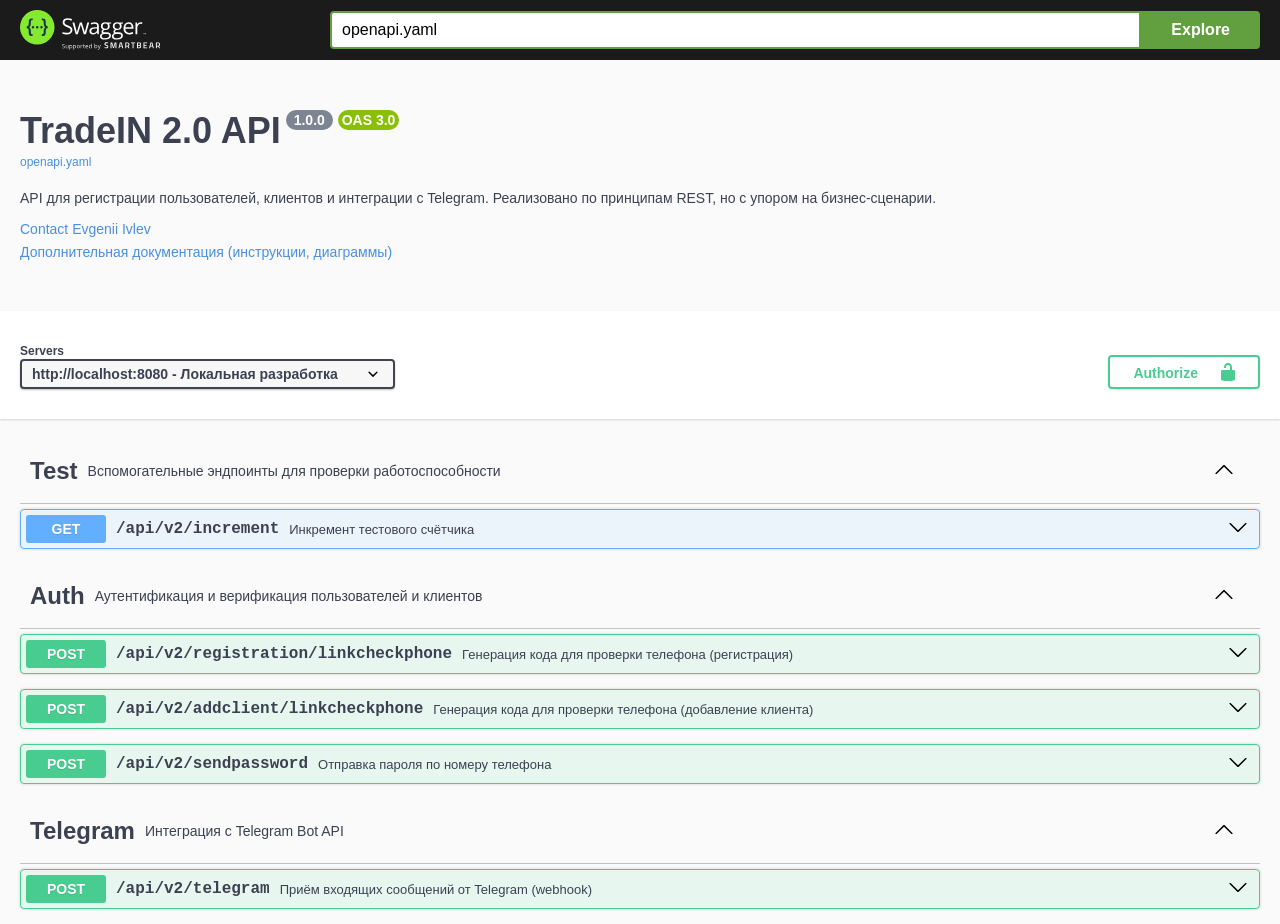
<file: docs/static/index.html>
<!DOCTYPE html>
<html lang="ru">
<head>
  <meta charset="UTF-8">
  <title>API Документация</title>
  <link rel="icon" type="image/png" href="./swagger/favicon-32x32.png" sizes="32x32" />
  <link rel="icon" type="image/png" href="./swagger/favicon-16x16.png" sizes="16x16" />
  <link rel="stylesheet" type="text/css" href="./swagger/swagger-ui.css">
  <style>
    html { box-sizing: border-box; overflow-y: scroll; }
    *, *:before, *:after { box-sizing: inherit; }
    body { margin: 0; background: #fafafa; }
  </style>
</head>
<body>
  <div id="swagger-ui"></div>

  <script src="./swagger/swagger-ui-bundle.js"></script>
  <script src="./swagger/swagger-ui-standalone-preset.js"></script>

  <script>
    window.onload = function() {
      const ui = SwaggerUIBundle({
        url: "openapi.yaml",   // ← ваш локальный или удалённый OpenAPI-файл
        dom_id: '#swagger-ui',
        deepLinking: true,
        presets: [
          SwaggerUIBundle.presets.apis,
          SwaggerUIStandalonePreset
        ],
        plugins: [
          SwaggerUIBundle.plugins.DownloadUrl
        ],
        layout: "StandaloneLayout"
      });

      // Опционально: сохранить ссылку на UI для отладки
      window.ui = ui;
    };
  </script>
</body>
</html>
</file>
<file: docs/static/swagger/swagger-ui.css>
.swagger-ui{color:#3b4151;font-family:sans-serif}.swagger-ui html{line-height:1.15;-ms-text-size-adjust:100%;-webkit-text-size-adjust:100%}.swagger-ui body{margin:0}.swagger-ui article,.swagger-ui aside,.swagger-ui footer,.swagger-ui header,.swagger-ui nav,.swagger-ui section{display:block}.swagger-ui h1{font-size:2em;margin:.67em 0}.swagger-ui figcaption,.swagger-ui figure,.swagger-ui main{display:block}.swagger-ui figure{margin:1em 40px}.swagger-ui hr{box-sizing:content-box;height:0;overflow:visible}.swagger-ui pre{font-family:monospace,monospace;font-size:1em}.swagger-ui a{background-color:transparent;-webkit-text-decoration-skip:objects}.swagger-ui abbr[title]{border-bottom:none;text-decoration:underline;-webkit-text-decoration:underline dotted;text-decoration:underline dotted}.swagger-ui b,.swagger-ui strong{font-weight:inherit;font-weight:bolder}.swagger-ui code,.swagger-ui kbd,.swagger-ui samp{font-family:monospace,monospace;font-size:1em}.swagger-ui dfn{font-style:italic}.swagger-ui mark{background-color:#ff0;color:#000}.swagger-ui small{font-size:80%}.swagger-ui sub,.swagger-ui sup{font-size:75%;line-height:0;position:relative;vertical-align:baseline}.swagger-ui sub{bottom:-.25em}.swagger-ui sup{top:-.5em}.swagger-ui audio,.swagger-ui video{display:inline-block}.swagger-ui audio:not([controls]){display:none;height:0}.swagger-ui img{border-style:none}.swagger-ui svg:not(:root){overflow:hidden}.swagger-ui button,.swagger-ui input,.swagger-ui optgroup,.swagger-ui select,.swagger-ui textarea{font-family:sans-serif;font-size:100%;line-height:1.15;margin:0}.swagger-ui button,.swagger-ui input{overflow:visible}.swagger-ui button,.swagger-ui select{text-transform:none}.swagger-ui [type=reset],.swagger-ui [type=submit],.swagger-ui button,.swagger-ui html [type=button]{-webkit-appearance:button}.swagger-ui [type=button]::-moz-focus-inner,.swagger-ui [type=reset]::-moz-focus-inner,.swagger-ui [type=submit]::-moz-focus-inner,.swagger-ui button::-moz-focus-inner{border-style:none;padding:0}.swagger-ui [type=button]:-moz-focusring,.swagger-ui [type=reset]:-moz-focusring,.swagger-ui [type=submit]:-moz-focusring,.swagger-ui button:-moz-focusring{outline:1px dotted ButtonText}.swagger-ui fieldset{padding:.35em .75em .625em}.swagger-ui legend{box-sizing:border-box;color:inherit;display:table;max-width:100%;padding:0;white-space:normal}.swagger-ui progress{display:inline-block;vertical-align:baseline}.swagger-ui textarea{overflow:auto}.swagger-ui [type=checkbox],.swagger-ui [type=radio]{box-sizing:border-box;padding:0}.swagger-ui [type=number]::-webkit-inner-spin-button,.swagger-ui [type=number]::-webkit-outer-spin-button{height:auto}.swagger-ui [type=search]{-webkit-appearance:textfield;outline-offset:-2px}.swagger-ui [type=search]::-webkit-search-cancel-button,.swagger-ui [type=search]::-webkit-search-decoration{-webkit-appearance:none}.swagger-ui ::-webkit-file-upload-button{-webkit-appearance:button;font:inherit}.swagger-ui details,.swagger-ui menu{display:block}.swagger-ui summary{display:list-item}.swagger-ui canvas{display:inline-block}.swagger-ui [hidden],.swagger-ui template{display:none}.swagger-ui .debug *{outline:1px solid gold}.swagger-ui .debug-white *{outline:1px solid #fff}.swagger-ui .debug-black *{outline:1px solid #000}.swagger-ui .debug-grid{background:transparent url([data-uri]) repeat 0 0}.swagger-ui .debug-grid-16{background:transparent url([data-uri]) repeat 0 0}.swagger-ui .debug-grid-8-solid{background:#fff url([data-uri]) repeat 0 0}.swagger-ui .debug-grid-16-solid{background:#fff url([data-uri]) repeat 0 0}.swagger-ui .border-box,.swagger-ui a,.swagger-ui article,.swagger-ui body,.swagger-ui code,.swagger-ui dd,.swagger-ui div,.swagger-ui dl,.swagger-ui dt,.swagger-ui fieldset,.swagger-ui footer,.swagger-ui form,.swagger-ui h1,.swagger-ui h2,.swagger-ui h3,.swagger-ui h4,.swagger-ui h5,.swagger-ui h6,.swagger-ui header,.swagger-ui html,.swagger-ui input[type=email],.swagger-ui input[type=number],.swagger-ui input[type=password],.swagger-ui input[type=tel],.swagger-ui input[type=text],.swagger-ui input[type=url],.swagger-ui legend,.swagger-ui li,.swagger-ui main,.swagger-ui ol,.swagger-ui p,.swagger-ui pre,.swagger-ui section,.swagger-ui table,.swagger-ui td,.swagger-ui textarea,.swagger-ui th,.swagger-ui tr,.swagger-ui ul{box-sizing:border-box}.swagger-ui .aspect-ratio{height:0;position:relative}.swagger-ui .aspect-ratio--16x9{padding-bottom:56.25%}.swagger-ui .aspect-ratio--9x16{padding-bottom:177.77%}.swagger-ui .aspect-ratio--4x3{padding-bottom:75%}.swagger-ui .aspect-ratio--3x4{padding-bottom:133.33%}.swagger-ui .aspect-ratio--6x4{padding-bottom:66.6%}.swagger-ui .aspect-ratio--4x6{padding-bottom:150%}.swagger-ui .aspect-ratio--8x5{padding-bottom:62.5%}.swagger-ui .aspect-ratio--5x8{padding-bottom:160%}.swagger-ui .aspect-ratio--7x5{padding-bottom:71.42%}.swagger-ui .aspect-ratio--5x7{padding-bottom:140%}.swagger-ui .aspect-ratio--1x1{padding-bottom:100%}.swagger-ui .aspect-ratio--object{bottom:0;height:100%;left:0;position:absolute;right:0;top:0;width:100%;z-index:100}@media screen and (min-width:30em){.swagger-ui .aspect-ratio-ns{height:0;position:relative}.swagger-ui .aspect-ratio--16x9-ns{padding-bottom:56.25%}.swagger-ui .aspect-ratio--9x16-ns{padding-bottom:177.77%}.swagger-ui .aspect-ratio--4x3-ns{padding-bottom:75%}.swagger-ui .aspect-ratio--3x4-ns{padding-bottom:133.33%}.swagger-ui .aspect-ratio--6x4-ns{padding-bottom:66.6%}.swagger-ui .aspect-ratio--4x6-ns{padding-bottom:150%}.swagger-ui .aspect-ratio--8x5-ns{padding-bottom:62.5%}.swagger-ui .aspect-ratio--5x8-ns{padding-bottom:160%}.swagger-ui .aspect-ratio--7x5-ns{padding-bottom:71.42%}.swagger-ui .aspect-ratio--5x7-ns{padding-bottom:140%}.swagger-ui .aspect-ratio--1x1-ns{padding-bottom:100%}.swagger-ui .aspect-ratio--object-ns{bottom:0;height:100%;left:0;position:absolute;right:0;top:0;width:100%;z-index:100}}@media screen and (min-width:30em)and (max-width:60em){.swagger-ui .aspect-ratio-m{height:0;position:relative}.swagger-ui .aspect-ratio--16x9-m{padding-bottom:56.25%}.swagger-ui .aspect-ratio--9x16-m{padding-bottom:177.77%}.swagger-ui .aspect-ratio--4x3-m{padding-bottom:75%}.swagger-ui .aspect-ratio--3x4-m{padding-bottom:133.33%}.swagger-ui .aspect-ratio--6x4-m{padding-bottom:66.6%}.swagger-ui .aspect-ratio--4x6-m{padding-bottom:150%}.swagger-ui .aspect-ratio--8x5-m{padding-bottom:62.5%}.swagger-ui .aspect-ratio--5x8-m{padding-bottom:160%}.swagger-ui .aspect-ratio--7x5-m{padding-bottom:71.42%}.swagger-ui .aspect-ratio--5x7-m{padding-bottom:140%}.swagger-ui .aspect-ratio--1x1-m{padding-bottom:100%}.swagger-ui .aspect-ratio--object-m{bottom:0;height:100%;left:0;position:absolute;right:0;top:0;width:100%;z-index:100}}@media screen and (min-width:60em){.swagger-ui .aspect-ratio-l{height:0;position:relative}.swagger-ui .aspect-ratio--16x9-l{padding-bottom:56.25%}.swagger-ui .aspect-ratio--9x16-l{padding-bottom:177.77%}.swagger-ui .aspect-ratio--4x3-l{padding-bottom:75%}.swagger-ui .aspect-ratio--3x4-l{padding-bottom:133.33%}.swagger-ui .aspect-ratio--6x4-l{padding-bottom:66.6%}.swagger-ui .aspect-ratio--4x6-l{padding-bottom:150%}.swagger-ui .aspect-ratio--8x5-l{padding-bottom:62.5%}.swagger-ui .aspect-ratio--5x8-l{padding-bottom:160%}.swagger-ui .aspect-ratio--7x5-l{padding-bottom:71.42%}.swagger-ui .aspect-ratio--5x7-l{padding-bottom:140%}.swagger-ui .aspect-ratio--1x1-l{padding-bottom:100%}.swagger-ui .aspect-ratio--object-l{bottom:0;height:100%;left:0;position:absolute;right:0;top:0;width:100%;z-index:100}}.swagger-ui img{max-width:100%}.swagger-ui .cover{background-size:cover!important}.swagger-ui .contain{background-size:contain!important}@media screen and (min-width:30em){.swagger-ui .cover-ns{background-size:cover!important}.swagger-ui .contain-ns{background-size:contain!important}}@media screen and (min-width:30em)and (max-width:60em){.swagger-ui .cover-m{background-size:cover!important}.swagger-ui .contain-m{background-size:contain!important}}@media screen and (min-width:60em){.swagger-ui .cover-l{background-size:cover!important}.swagger-ui .contain-l{background-size:contain!important}}.swagger-ui .bg-center{background-position:50%;background-repeat:no-repeat}.swagger-ui .bg-top{background-position:top;background-repeat:no-repeat}.swagger-ui .bg-right{background-position:100%;background-repeat:no-repeat}.swagger-ui .bg-bottom{background-position:bottom;background-repeat:no-repeat}.swagger-ui .bg-left{background-position:0;background-repeat:no-repeat}@media screen and (min-width:30em){.swagger-ui .bg-center-ns{background-position:50%;background-repeat:no-repeat}.swagger-ui .bg-top-ns{background-position:top;background-repeat:no-repeat}.swagger-ui .bg-right-ns{background-position:100%;background-repeat:no-repeat}.swagger-ui .bg-bottom-ns{background-position:bottom;background-repeat:no-repeat}.swagger-ui .bg-left-ns{background-position:0;background-repeat:no-repeat}}@media screen and (min-width:30em)and (max-width:60em){.swagger-ui .bg-center-m{background-position:50%;background-repeat:no-repeat}.swagger-ui .bg-top-m{background-position:top;background-repeat:no-repeat}.swagger-ui .bg-right-m{background-position:100%;background-repeat:no-repeat}.swagger-ui .bg-bottom-m{background-position:bottom;background-repeat:no-repeat}.swagger-ui .bg-left-m{background-position:0;background-repeat:no-repeat}}@media screen and (min-width:60em){.swagger-ui .bg-center-l{background-position:50%;background-repeat:no-repeat}.swagger-ui .bg-top-l{background-position:top;background-repeat:no-repeat}.swagger-ui .bg-right-l{background-position:100%;background-repeat:no-repeat}.swagger-ui .bg-bottom-l{background-position:bottom;background-repeat:no-repeat}.swagger-ui .bg-left-l{background-position:0;background-repeat:no-repeat}}.swagger-ui .outline{outline:1px solid}.swagger-ui .outline-transparent{outline:1px solid transparent}.swagger-ui .outline-0{outline:0}@media screen and (min-width:30em){.swagger-ui .outline-ns{outline:1px solid}.swagger-ui .outline-transparent-ns{outline:1px solid transparent}.swagger-ui .outline-0-ns{outline:0}}@media screen and (min-width:30em)and (max-width:60em){.swagger-ui .outline-m{outline:1px solid}.swagger-ui .outline-transparent-m{outline:1px solid transparent}.swagger-ui .outline-0-m{outline:0}}@media screen and (min-width:60em){.swagger-ui .outline-l{outline:1px solid}.swagger-ui .outline-transparent-l{outline:1px solid transparent}.swagger-ui .outline-0-l{outline:0}}.swagger-ui .ba{border-style:solid;border-width:1px}.swagger-ui .bt{border-top-style:solid;border-top-width:1px}.swagger-ui .br{border-right-style:solid;border-right-width:1px}.swagger-ui .bb{border-bottom-style:solid;border-bottom-width:1px}.swagger-ui .bl{border-left-style:solid;border-left-width:1px}.swagger-ui .bn{border-style:none;border-width:0}@media screen and (min-width:30em){.swagger-ui .ba-ns{border-style:solid;border-width:1px}.swagger-ui .bt-ns{border-top-style:solid;border-top-width:1px}.swagger-ui .br-ns{border-right-style:solid;border-right-width:1px}.swagger-ui .bb-ns{border-bottom-style:solid;border-bottom-width:1px}.swagger-ui .bl-ns{border-left-style:solid;border-left-width:1px}.swagger-ui .bn-ns{border-style:none;border-width:0}}@media screen and (min-width:30em)and (max-width:60em){.swagger-ui .ba-m{border-style:solid;border-width:1px}.swagger-ui .bt-m{border-top-style:solid;border-top-width:1px}.swagger-ui .br-m{border-right-style:solid;border-right-width:1px}.swagger-ui .bb-m{border-bottom-style:solid;border-bottom-width:1px}.swagger-ui .bl-m{border-left-style:solid;border-left-width:1px}.swagger-ui .bn-m{border-style:none;border-width:0}}@media screen and (min-width:60em){.swagger-ui .ba-l{border-style:solid;border-width:1px}.swagger-ui .bt-l{border-top-style:solid;border-top-width:1px}.swagger-ui .br-l{border-right-style:solid;border-right-width:1px}.swagger-ui .bb-l{border-bottom-style:solid;border-bottom-width:1px}.swagger-ui .bl-l{border-left-style:solid;border-left-width:1px}.swagger-ui .bn-l{border-style:none;border-width:0}}.swagger-ui .b--black{border-color:#000}.swagger-ui .b--near-black{border-color:#111}.swagger-ui .b--dark-gray{border-color:#333}.swagger-ui .b--mid-gray{border-color:#555}.swagger-ui .b--gray{border-color:#777}.swagger-ui .b--silver{border-color:#999}.swagger-ui .b--light-silver{border-color:#aaa}.swagger-ui .b--moon-gray{border-color:#ccc}.swagger-ui .b--light-gray{border-color:#eee}.swagger-ui .b--near-white{border-color:#f4f4f4}.swagger-ui .b--white{border-color:#fff}.swagger-ui .b--white-90{border-color:hsla(0,0%,100%,.9)}.swagger-ui .b--white-80{border-color:hsla(0,0%,100%,.8)}.swagger-ui .b--white-70{border-color:hsla(0,0%,100%,.7)}.swagger-ui .b--white-60{border-color:hsla(0,0%,100%,.6)}.swagger-ui .b--white-50{border-color:hsla(0,0%,100%,.5)}.swagger-ui .b--white-40{border-color:hsla(0,0%,100%,.4)}.swagger-ui .b--white-30{border-color:hsla(0,0%,100%,.3)}.swagger-ui .b--white-20{border-color:hsla(0,0%,100%,.2)}.swagger-ui .b--white-10{border-color:hsla(0,0%,100%,.1)}.swagger-ui .b--white-05{border-color:hsla(0,0%,100%,.05)}.swagger-ui .b--white-025{border-color:hsla(0,0%,100%,.025)}.swagger-ui .b--white-0125{border-color:hsla(0,0%,100%,.013)}.swagger-ui .b--black-90{border-color:rgba(0,0,0,.9)}.swagger-ui .b--black-80{border-color:rgba(0,0,0,.8)}.swagger-ui .b--black-70{border-color:rgba(0,0,0,.7)}.swagger-ui .b--black-60{border-color:rgba(0,0,0,.6)}.swagger-ui .b--black-50{border-color:rgba(0,0,0,.5)}.swagger-ui .b--black-40{border-color:rgba(0,0,0,.4)}.swagger-ui .b--black-30{border-color:rgba(0,0,0,.3)}.swagger-ui .b--black-20{border-color:rgba(0,0,0,.2)}.swagger-ui .b--black-10{border-color:rgba(0,0,0,.1)}.swagger-ui .b--black-05{border-color:rgba(0,0,0,.05)}.swagger-ui .b--black-025{border-color:rgba(0,0,0,.025)}.swagger-ui .b--black-0125{border-color:rgba(0,0,0,.013)}.swagger-ui .b--dark-red{border-color:#e7040f}.swagger-ui .b--red{border-color:#ff4136}.swagger-ui .b--light-red{border-color:#ff725c}.swagger-ui .b--orange{border-color:#ff6300}.swagger-ui .b--gold{border-color:#ffb700}.swagger-ui .b--yellow{border-color:gold}.swagger-ui .b--light-yellow{border-color:#fbf1a9}.swagger-ui .b--purple{border-color:#5e2ca5}.swagger-ui .b--light-purple{border-color:#a463f2}.swagger-ui .b--dark-pink{border-color:#d5008f}.swagger-ui .b--hot-pink{border-color:#ff41b4}.swagger-ui .b--pink{border-color:#ff80cc}.swagger-ui .b--light-pink{border-color:#ffa3d7}.swagger-ui .b--dark-green{border-color:#137752}.swagger-ui .b--green{border-color:#19a974}.swagger-ui .b--light-green{border-color:#9eebcf}.swagger-ui .b--navy{border-color:#001b44}.swagger-ui .b--dark-blue{border-color:#00449e}.swagger-ui .b--blue{border-color:#357edd}.swagger-ui .b--light-blue{border-color:#96ccff}.swagger-ui .b--lightest-blue{border-color:#cdecff}.swagger-ui .b--washed-blue{border-color:#f6fffe}.swagger-ui .b--washed-green{border-color:#e8fdf5}.swagger-ui .b--washed-yellow{border-color:#fffceb}.swagger-ui .b--washed-red{border-color:#ffdfdf}.swagger-ui .b--transparent{border-color:transparent}.swagger-ui .b--inherit{border-color:inherit}.swagger-ui .br0{border-radius:0}.swagger-ui .br1{border-radius:.125rem}.swagger-ui .br2{border-radius:.25rem}.swagger-ui .br3{border-radius:.5rem}.swagger-ui .br4{border-radius:1rem}.swagger-ui .br-100{border-radius:100%}.swagger-ui .br-pill{border-radius:9999px}.swagger-ui .br--bottom{border-top-left-radius:0;border-top-right-radius:0}.swagger-ui .br--top{border-bottom-left-radius:0;border-bottom-right-radius:0}.swagger-ui .br--right{border-bottom-left-radius:0;border-top-left-radius:0}.swagger-ui .br--left{border-bottom-right-radius:0;border-top-right-radius:0}@media screen and (min-width:30em){.swagger-ui .br0-ns{border-radius:0}.swagger-ui .br1-ns{border-radius:.125rem}.swagger-ui .br2-ns{border-radius:.25rem}.swagger-ui .br3-ns{border-radius:.5rem}.swagger-ui .br4-ns{border-radius:1rem}.swagger-ui .br-100-ns{border-radius:100%}.swagger-ui .br-pill-ns{border-radius:9999px}.swagger-ui .br--bottom-ns{border-top-left-radius:0;border-top-right-radius:0}.swagger-ui .br--top-ns{border-bottom-left-radius:0;border-bottom-right-radius:0}.swagger-ui .br--right-ns{border-bottom-left-radius:0;border-top-left-radius:0}.swagger-ui .br--left-ns{border-bottom-right-radius:0;border-top-right-radius:0}}@media screen and (min-width:30em)and (max-width:60em){.swagger-ui .br0-m{border-radius:0}.swagger-ui .br1-m{border-radius:.125rem}.swagger-ui .br2-m{border-radius:.25rem}.swagger-ui .br3-m{border-radius:.5rem}.swagger-ui .br4-m{border-radius:1rem}.swagger-ui .br-100-m{border-radius:100%}.swagger-ui .br-pill-m{border-radius:9999px}.swagger-ui .br--bottom-m{border-top-left-radius:0;border-top-right-radius:0}.swagger-ui .br--top-m{border-bottom-left-radius:0;border-bottom-right-radius:0}.swagger-ui .br--right-m{border-bottom-left-radius:0;border-top-left-radius:0}.swagger-ui .br--left-m{border-bottom-right-radius:0;border-top-right-radius:0}}@media screen and (min-width:60em){.swagger-ui .br0-l{border-radius:0}.swagger-ui .br1-l{border-radius:.125rem}.swagger-ui .br2-l{border-radius:.25rem}.swagger-ui .br3-l{border-radius:.5rem}.swagger-ui .br4-l{border-radius:1rem}.swagger-ui .br-100-l{border-radius:100%}.swagger-ui .br-pill-l{border-radius:9999px}.swagger-ui .br--bottom-l{border-top-left-radius:0;border-top-right-radius:0}.swagger-ui .br--top-l{border-bottom-left-radius:0;border-bottom-right-radius:0}.swagger-ui .br--right-l{border-bottom-left-radius:0;border-top-left-radius:0}.swagger-ui .br--left-l{border-bottom-right-radius:0;border-top-right-radius:0}}.swagger-ui .b--dotted{border-style:dotted}.swagger-ui .b--dashed{border-style:dashed}.swagger-ui .b--solid{border-style:solid}.swagger-ui .b--none{border-style:none}@media screen and (min-width:30em){.swagger-ui .b--dotted-ns{border-style:dotted}.swagger-ui .b--dashed-ns{border-style:dashed}.swagger-ui .b--solid-ns{border-style:solid}.swagger-ui .b--none-ns{border-style:none}}@media screen and (min-width:30em)and (max-width:60em){.swagger-ui .b--dotted-m{border-style:dotted}.swagger-ui .b--dashed-m{border-style:dashed}.swagger-ui .b--solid-m{border-style:solid}.swagger-ui .b--none-m{border-style:none}}@media screen and (min-width:60em){.swagger-ui .b--dotted-l{border-style:dotted}.swagger-ui .b--dashed-l{border-style:dashed}.swagger-ui .b--solid-l{border-style:solid}.swagger-ui .b--none-l{border-style:none}}.swagger-ui .bw0{border-width:0}.swagger-ui .bw1{border-width:.125rem}.swagger-ui .bw2{border-width:.25rem}.swagger-ui .bw3{border-width:.5rem}.swagger-ui .bw4{border-width:1rem}.swagger-ui .bw5{border-width:2rem}.swagger-ui .bt-0{border-top-width:0}.swagger-ui .br-0{border-right-width:0}.swagger-ui .bb-0{border-bottom-width:0}.swagger-ui .bl-0{border-left-width:0}@media screen and (min-width:30em){.swagger-ui .bw0-ns{border-width:0}.swagger-ui .bw1-ns{border-width:.125rem}.swagger-ui .bw2-ns{border-width:.25rem}.swagger-ui .bw3-ns{border-width:.5rem}.swagger-ui .bw4-ns{border-width:1rem}.swagger-ui .bw5-ns{border-width:2rem}.swagger-ui .bt-0-ns{border-top-width:0}.swagger-ui .br-0-ns{border-right-width:0}.swagger-ui .bb-0-ns{border-bottom-width:0}.swagger-ui .bl-0-ns{border-left-width:0}}@media screen and (min-width:30em)and (max-width:60em){.swagger-ui .bw0-m{border-width:0}.swagger-ui .bw1-m{border-width:.125rem}.swagger-ui .bw2-m{border-width:.25rem}.swagger-ui .bw3-m{border-width:.5rem}.swagger-ui .bw4-m{border-width:1rem}.swagger-ui .bw5-m{border-width:2rem}.swagger-ui .bt-0-m{border-top-width:0}.swagger-ui .br-0-m{border-right-width:0}.swagger-ui .bb-0-m{border-bottom-width:0}.swagger-ui .bl-0-m{border-left-width:0}}@media screen and (min-width:60em){.swagger-ui .bw0-l{border-width:0}.swagger-ui .bw1-l{border-width:.125rem}.swagger-ui .bw2-l{border-width:.25rem}.swagger-ui .bw3-l{border-width:.5rem}.swagger-ui .bw4-l{border-width:1rem}.swagger-ui .bw5-l{border-width:2rem}.swagger-ui .bt-0-l{border-top-width:0}.swagger-ui .br-0-l{border-right-width:0}.swagger-ui .bb-0-l{border-bottom-width:0}.swagger-ui .bl-0-l{border-left-width:0}}.swagger-ui .shadow-1{box-shadow:0 0 4px 2px rgba(0,0,0,.2)}.swagger-ui .shadow-2{box-shadow:0 0 8px 2px rgba(0,0,0,.2)}.swagger-ui .shadow-3{box-shadow:2px 2px 4px 2px rgba(0,0,0,.2)}.swagger-ui .shadow-4{box-shadow:2px 2px 8px 0 rgba(0,0,0,.2)}.swagger-ui .shadow-5{box-shadow:4px 4px 8px 0 rgba(0,0,0,.2)}@media screen and (min-width:30em){.swagger-ui .shadow-1-ns{box-shadow:0 0 4px 2px rgba(0,0,0,.2)}.swagger-ui .shadow-2-ns{box-shadow:0 0 8px 2px rgba(0,0,0,.2)}.swagger-ui .shadow-3-ns{box-shadow:2px 2px 4px 2px rgba(0,0,0,.2)}.swagger-ui .shadow-4-ns{box-shadow:2px 2px 8px 0 rgba(0,0,0,.2)}.swagger-ui .shadow-5-ns{box-shadow:4px 4px 8px 0 rgba(0,0,0,.2)}}@media screen and (min-width:30em)and (max-width:60em){.swagger-ui .shadow-1-m{box-shadow:0 0 4px 2px rgba(0,0,0,.2)}.swagger-ui .shadow-2-m{box-shadow:0 0 8px 2px rgba(0,0,0,.2)}.swagger-ui .shadow-3-m{box-shadow:2px 2px 4px 2px rgba(0,0,0,.2)}.swagger-ui .shadow-4-m{box-shadow:2px 2px 8px 0 rgba(0,0,0,.2)}.swagger-ui .shadow-5-m{box-shadow:4px 4px 8px 0 rgba(0,0,0,.2)}}@media screen and (min-width:60em){.swagger-ui .shadow-1-l{box-shadow:0 0 4px 2px rgba(0,0,0,.2)}.swagger-ui .shadow-2-l{box-shadow:0 0 8px 2px rgba(0,0,0,.2)}.swagger-ui .shadow-3-l{box-shadow:2px 2px 4px 2px rgba(0,0,0,.2)}.swagger-ui .shadow-4-l{box-shadow:2px 2px 8px 0 rgba(0,0,0,.2)}.swagger-ui .shadow-5-l{box-shadow:4px 4px 8px 0 rgba(0,0,0,.2)}}.swagger-ui .pre{overflow-x:auto;overflow-y:hidden;overflow:scroll}.swagger-ui .top-0{top:0}.swagger-ui .right-0{right:0}.swagger-ui .bottom-0{bottom:0}.swagger-ui .left-0{left:0}.swagger-ui .top-1{top:1rem}.swagger-ui .right-1{right:1rem}.swagger-ui .bottom-1{bottom:1rem}.swagger-ui .left-1{left:1rem}.swagger-ui .top-2{top:2rem}.swagger-ui .right-2{right:2rem}.swagger-ui .bottom-2{bottom:2rem}.swagger-ui .left-2{left:2rem}.swagger-ui .top--1{top:-1rem}.swagger-ui .right--1{right:-1rem}.swagger-ui .bottom--1{bottom:-1rem}.swagger-ui .left--1{left:-1rem}.swagger-ui .top--2{top:-2rem}.swagger-ui .right--2{right:-2rem}.swagger-ui .bottom--2{bottom:-2rem}.swagger-ui .left--2{left:-2rem}.swagger-ui .absolute--fill{bottom:0;left:0;right:0;top:0}@media screen and (min-width:30em){.swagger-ui .top-0-ns{top:0}.swagger-ui .left-0-ns{left:0}.swagger-ui .right-0-ns{right:0}.swagger-ui .bottom-0-ns{bottom:0}.swagger-ui .top-1-ns{top:1rem}.swagger-ui .left-1-ns{left:1rem}.swagger-ui .right-1-ns{right:1rem}.swagger-ui .bottom-1-ns{bottom:1rem}.swagger-ui .top-2-ns{top:2rem}.swagger-ui .left-2-ns{left:2rem}.swagger-ui .right-2-ns{right:2rem}.swagger-ui .bottom-2-ns{bottom:2rem}.swagger-ui .top--1-ns{top:-1rem}.swagger-ui .right--1-ns{right:-1rem}.swagger-ui .bottom--1-ns{bottom:-1rem}.swagger-ui .left--1-ns{left:-1rem}.swagger-ui .top--2-ns{top:-2rem}.swagger-ui .right--2-ns{right:-2rem}.swagger-ui .bottom--2-ns{bottom:-2rem}.swagger-ui .left--2-ns{left:-2rem}.swagger-ui .absolute--fill-ns{bottom:0;left:0;right:0;top:0}}@media screen and (min-width:30em)and (max-width:60em){.swagger-ui .top-0-m{top:0}.swagger-ui .left-0-m{left:0}.swagger-ui .right-0-m{right:0}.swagger-ui .bottom-0-m{bottom:0}.swagger-ui .top-1-m{top:1rem}.swagger-ui .left-1-m{left:1rem}.swagger-ui .right-1-m{right:1rem}.swagger-ui .bottom-1-m{bottom:1rem}.swagger-ui .top-2-m{top:2rem}.swagger-ui .left-2-m{left:2rem}.swagger-ui .right-2-m{right:2rem}.swagger-ui .bottom-2-m{bottom:2rem}.swagger-ui .top--1-m{top:-1rem}.swagger-ui .right--1-m{right:-1rem}.swagger-ui .bottom--1-m{bottom:-1rem}.swagger-ui .left--1-m{left:-1rem}.swagger-ui .top--2-m{top:-2rem}.swagger-ui .right--2-m{right:-2rem}.swagger-ui .bottom--2-m{bottom:-2rem}.swagger-ui .left--2-m{left:-2rem}.swagger-ui .absolute--fill-m{bottom:0;left:0;right:0;top:0}}@media screen and (min-width:60em){.swagger-ui .top-0-l{top:0}.swagger-ui .left-0-l{left:0}.swagger-ui .right-0-l{right:0}.swagger-ui .bottom-0-l{bottom:0}.swagger-ui .top-1-l{top:1rem}.swagger-ui .left-1-l{left:1rem}.swagger-ui .right-1-l{right:1rem}.swagger-ui .bottom-1-l{bottom:1rem}.swagger-ui .top-2-l{top:2rem}.swagger-ui .left-2-l{left:2rem}.swagger-ui .right-2-l{right:2rem}.swagger-ui .bottom-2-l{bottom:2rem}.swagger-ui .top--1-l{top:-1rem}.swagger-ui .right--1-l{right:-1rem}.swagger-ui .bottom--1-l{bottom:-1rem}.swagger-ui .left--1-l{left:-1rem}.swagger-ui .top--2-l{top:-2rem}.swagger-ui .right--2-l{right:-2rem}.swagger-ui .bottom--2-l{bottom:-2rem}.swagger-ui .left--2-l{left:-2rem}.swagger-ui .absolute--fill-l{bottom:0;left:0;right:0;top:0}}.swagger-ui .cf:after,.swagger-ui .cf:before{content:" ";display:table}.swagger-ui .cf:after{clear:both}.swagger-ui .cf{zoom:1}.swagger-ui .cl{clear:left}.swagger-ui .cr{clear:right}.swagger-ui .cb{clear:both}.swagger-ui .cn{clear:none}@media screen and (min-width:30em){.swagger-ui .cl-ns{clear:left}.swagger-ui .cr-ns{clear:right}.swagger-ui .cb-ns{clear:both}.swagger-ui .cn-ns{clear:none}}@media screen and (min-width:30em)and (max-width:60em){.swagger-ui .cl-m{clear:left}.swagger-ui .cr-m{clear:right}.swagger-ui .cb-m{clear:both}.swagger-ui .cn-m{clear:none}}@media screen and (min-width:60em){.swagger-ui .cl-l{clear:left}.swagger-ui .cr-l{clear:right}.swagger-ui .cb-l{clear:both}.swagger-ui .cn-l{clear:none}}.swagger-ui .flex{display:flex}.swagger-ui .inline-flex{display:inline-flex}.swagger-ui .flex-auto{flex:1 1 auto;min-height:0;min-width:0}.swagger-ui .flex-none{flex:none}.swagger-ui .flex-column{flex-direction:column}.swagger-ui .flex-row{flex-direction:row}.swagger-ui .flex-wrap{flex-wrap:wrap}.swagger-ui .flex-nowrap{flex-wrap:nowrap}.swagger-ui .flex-wrap-reverse{flex-wrap:wrap-reverse}.swagger-ui .flex-column-reverse{flex-direction:column-reverse}.swagger-ui .flex-row-reverse{flex-direction:row-reverse}.swagger-ui .items-start{align-items:flex-start}.swagger-ui .items-end{align-items:flex-end}.swagger-ui .items-center{align-items:center}.swagger-ui .items-baseline{align-items:baseline}.swagger-ui .items-stretch{align-items:stretch}.swagger-ui .self-start{align-self:flex-start}.swagger-ui .self-end{align-self:flex-end}.swagger-ui .self-center{align-self:center}.swagger-ui .self-baseline{align-self:baseline}.swagger-ui .self-stretch{align-self:stretch}.swagger-ui .justify-start{justify-content:flex-start}.swagger-ui .justify-end{justify-content:flex-end}.swagger-ui .justify-center{justify-content:center}.swagger-ui .justify-between{justify-content:space-between}.swagger-ui .justify-around{justify-content:space-around}.swagger-ui .content-start{align-content:flex-start}.swagger-ui .content-end{align-content:flex-end}.swagger-ui .content-center{align-content:center}.swagger-ui .content-between{align-content:space-between}.swagger-ui .content-around{align-content:space-around}.swagger-ui .content-stretch{align-content:stretch}.swagger-ui .order-0{order:0}.swagger-ui .order-1{order:1}.swagger-ui .order-2{order:2}.swagger-ui .order-3{order:3}.swagger-ui .order-4{order:4}.swagger-ui .order-5{order:5}.swagger-ui .order-6{order:6}.swagger-ui .order-7{order:7}.swagger-ui .order-8{order:8}.swagger-ui .order-last{order:99999}.swagger-ui .flex-grow-0{flex-grow:0}.swagger-ui .flex-grow-1{flex-grow:1}.swagger-ui .flex-shrink-0{flex-shrink:0}.swagger-ui .flex-shrink-1{flex-shrink:1}@media screen and (min-width:30em){.swagger-ui .flex-ns{display:flex}.swagger-ui .inline-flex-ns{display:inline-flex}.swagger-ui .flex-auto-ns{flex:1 1 auto;min-height:0;min-width:0}.swagger-ui .flex-none-ns{flex:none}.swagger-ui .flex-column-ns{flex-direction:column}.swagger-ui .flex-row-ns{flex-direction:row}.swagger-ui .flex-wrap-ns{flex-wrap:wrap}.swagger-ui .flex-nowrap-ns{flex-wrap:nowrap}.swagger-ui .flex-wrap-reverse-ns{flex-wrap:wrap-reverse}.swagger-ui .flex-column-reverse-ns{flex-direction:column-reverse}.swagger-ui .flex-row-reverse-ns{flex-direction:row-reverse}.swagger-ui .items-start-ns{align-items:flex-start}.swagger-ui .items-end-ns{align-items:flex-end}.swagger-ui .items-center-ns{align-items:center}.swagger-ui .items-baseline-ns{align-items:baseline}.swagger-ui .items-stretch-ns{align-items:stretch}.swagger-ui .self-start-ns{align-self:flex-start}.swagger-ui .self-end-ns{align-self:flex-end}.swagger-ui .self-center-ns{align-self:center}.swagger-ui .self-baseline-ns{align-self:baseline}.swagger-ui .self-stretch-ns{align-self:stretch}.swagger-ui .justify-start-ns{justify-content:flex-start}.swagger-ui .justify-end-ns{justify-content:flex-end}.swagger-ui .justify-center-ns{justify-content:center}.swagger-ui .justify-between-ns{justify-content:space-between}.swagger-ui .justify-around-ns{justify-content:space-around}.swagger-ui .content-start-ns{align-content:flex-start}.swagger-ui .content-end-ns{align-content:flex-end}.swagger-ui .content-center-ns{align-content:center}.swagger-ui .content-between-ns{align-content:space-between}.swagger-ui .content-around-ns{align-content:space-around}.swagger-ui .content-stretch-ns{align-content:stretch}.swagger-ui .order-0-ns{order:0}.swagger-ui .order-1-ns{order:1}.swagger-ui .order-2-ns{order:2}.swagger-ui .order-3-ns{order:3}.swagger-ui .order-4-ns{order:4}.swagger-ui .order-5-ns{order:5}.swagger-ui .order-6-ns{order:6}.swagger-ui .order-7-ns{order:7}.swagger-ui .order-8-ns{order:8}.swagger-ui .order-last-ns{order:99999}.swagger-ui .flex-grow-0-ns{flex-grow:0}.swagger-ui .flex-grow-1-ns{flex-grow:1}.swagger-ui .flex-shrink-0-ns{flex-shrink:0}.swagger-ui .flex-shrink-1-ns{flex-shrink:1}}@media screen and (min-width:30em)and (max-width:60em){.swagger-ui .flex-m{display:flex}.swagger-ui .inline-flex-m{display:inline-flex}.swagger-ui .flex-auto-m{flex:1 1 auto;min-height:0;min-width:0}.swagger-ui .flex-none-m{flex:none}.swagger-ui .flex-column-m{flex-direction:column}.swagger-ui .flex-row-m{flex-direction:row}.swagger-ui .flex-wrap-m{flex-wrap:wrap}.swagger-ui .flex-nowrap-m{flex-wrap:nowrap}.swagger-ui .flex-wrap-reverse-m{flex-wrap:wrap-reverse}.swagger-ui .flex-column-reverse-m{flex-direction:column-reverse}.swagger-ui .flex-row-reverse-m{flex-direction:row-reverse}.swagger-ui .items-start-m{align-items:flex-start}.swagger-ui .items-end-m{align-items:flex-end}.swagger-ui .items-center-m{align-items:center}.swagger-ui .items-baseline-m{align-items:baseline}.swagger-ui .items-stretch-m{align-items:stretch}.swagger-ui .self-start-m{align-self:flex-start}.swagger-ui .self-end-m{align-self:flex-end}.swagger-ui .self-center-m{align-self:center}.swagger-ui .self-baseline-m{align-self:baseline}.swagger-ui .self-stretch-m{align-self:stretch}.swagger-ui .justify-start-m{justify-content:flex-start}.swagger-ui .justify-end-m{justify-content:flex-end}.swagger-ui .justify-center-m{justify-content:center}.swagger-ui .justify-between-m{justify-content:space-between}.swagger-ui .justify-around-m{justify-content:space-around}.swagger-ui .content-start-m{align-content:flex-start}.swagger-ui .content-end-m{align-content:flex-end}.swagger-ui .content-center-m{align-content:center}.swagger-ui .content-between-m{align-content:space-between}.swagger-ui .content-around-m{align-content:space-around}.swagger-ui .content-stretch-m{align-content:stretch}.swagger-ui .order-0-m{order:0}.swagger-ui .order-1-m{order:1}.swagger-ui .order-2-m{order:2}.swagger-ui .order-3-m{order:3}.swagger-ui .order-4-m{order:4}.swagger-ui .order-5-m{order:5}.swagger-ui .order-6-m{order:6}.swagger-ui .order-7-m{order:7}.swagger-ui .order-8-m{order:8}.swagger-ui .order-last-m{order:99999}.swagger-ui .flex-grow-0-m{flex-grow:0}.swagger-ui .flex-grow-1-m{flex-grow:1}.swagger-ui .flex-shrink-0-m{flex-shrink:0}.swagger-ui .flex-shrink-1-m{flex-shrink:1}}@media screen and (min-width:60em){.swagger-ui .flex-l{display:flex}.swagger-ui .inline-flex-l{display:inline-flex}.swagger-ui .flex-auto-l{flex:1 1 auto;min-height:0;min-width:0}.swagger-ui .flex-none-l{flex:none}.swagger-ui .flex-column-l{flex-direction:column}.swagger-ui .flex-row-l{flex-direction:row}.swagger-ui .flex-wrap-l{flex-wrap:wrap}.swagger-ui .flex-nowrap-l{flex-wrap:nowrap}.swagger-ui .flex-wrap-reverse-l{flex-wrap:wrap-reverse}.swagger-ui .flex-column-reverse-l{flex-direction:column-reverse}.swagger-ui .flex-row-reverse-l{flex-direction:row-reverse}.swagger-ui .items-start-l{align-items:flex-start}.swagger-ui .items-end-l{align-items:flex-end}.swagger-ui .items-center-l{align-items:center}.swagger-ui .items-baseline-l{align-items:baseline}.swagger-ui .items-stretch-l{align-items:stretch}.swagger-ui .self-start-l{align-self:flex-start}.swagger-ui .self-end-l{align-self:flex-end}.swagger-ui .self-center-l{align-self:center}.swagger-ui .self-baseline-l{align-self:baseline}.swagger-ui .self-stretch-l{align-self:stretch}.swagger-ui .justify-start-l{justify-content:flex-start}.swagger-ui .justify-end-l{justify-content:flex-end}.swagger-ui .justify-center-l{justify-content:center}.swagger-ui .justify-between-l{justify-content:space-between}.swagger-ui .justify-around-l{justify-content:space-around}.swagger-ui .content-start-l{align-content:flex-start}.swagger-ui .content-end-l{align-content:flex-end}.swagger-ui .content-center-l{align-content:center}.swagger-ui .content-between-l{align-content:space-between}.swagger-ui .content-around-l{align-content:space-around}.swagger-ui .content-stretch-l{align-content:stretch}.swagger-ui .order-0-l{order:0}.swagger-ui .order-1-l{order:1}.swagger-ui .order-2-l{order:2}.swagger-ui .order-3-l{order:3}.swagger-ui .order-4-l{order:4}.swagger-ui .order-5-l{order:5}.swagger-ui .order-6-l{order:6}.swagger-ui .order-7-l{order:7}.swagger-ui .order-8-l{order:8}.swagger-ui .order-last-l{order:99999}.swagger-ui .flex-grow-0-l{flex-grow:0}.swagger-ui .flex-grow-1-l{flex-grow:1}.swagger-ui .flex-shrink-0-l{flex-shrink:0}.swagger-ui .flex-shrink-1-l{flex-shrink:1}}.swagger-ui .dn{display:none}.swagger-ui .di{display:inline}.swagger-ui .db{display:block}.swagger-ui .dib{display:inline-block}.swagger-ui .dit{display:inline-table}.swagger-ui .dt{display:table}.swagger-ui .dtc{display:table-cell}.swagger-ui .dt-row{display:table-row}.swagger-ui .dt-row-group{display:table-row-group}.swagger-ui .dt-column{display:table-column}.swagger-ui .dt-column-group{display:table-column-group}.swagger-ui .dt--fixed{table-layout:fixed;width:100%}@media screen and (min-width:30em){.swagger-ui .dn-ns{display:none}.swagger-ui .di-ns{display:inline}.swagger-ui .db-ns{display:block}.swagger-ui .dib-ns{display:inline-block}.swagger-ui .dit-ns{display:inline-table}.swagger-ui .dt-ns{display:table}.swagger-ui .dtc-ns{display:table-cell}.swagger-ui .dt-row-ns{display:table-row}.swagger-ui .dt-row-group-ns{display:table-row-group}.swagger-ui .dt-column-ns{display:table-column}.swagger-ui .dt-column-group-ns{display:table-column-group}.swagger-ui .dt--fixed-ns{table-layout:fixed;width:100%}}@media screen and (min-width:30em)and (max-width:60em){.swagger-ui .dn-m{display:none}.swagger-ui .di-m{display:inline}.swagger-ui .db-m{display:block}.swagger-ui .dib-m{display:inline-block}.swagger-ui .dit-m{display:inline-table}.swagger-ui .dt-m{display:table}.swagger-ui .dtc-m{display:table-cell}.swagger-ui .dt-row-m{display:table-row}.swagger-ui .dt-row-group-m{display:table-row-group}.swagger-ui .dt-column-m{display:table-column}.swagger-ui .dt-column-group-m{display:table-column-group}.swagger-ui .dt--fixed-m{table-layout:fixed;width:100%}}@media screen and (min-width:60em){.swagger-ui .dn-l{display:none}.swagger-ui .di-l{display:inline}.swagger-ui .db-l{display:block}.swagger-ui .dib-l{display:inline-block}.swagger-ui .dit-l{display:inline-table}.swagger-ui .dt-l{display:table}.swagger-ui .dtc-l{display:table-cell}.swagger-ui .dt-row-l{display:table-row}.swagger-ui .dt-row-group-l{display:table-row-group}.swagger-ui .dt-column-l{display:table-column}.swagger-ui .dt-column-group-l{display:table-column-group}.swagger-ui .dt--fixed-l{table-layout:fixed;width:100%}}.swagger-ui .fl{_display:inline;float:left}.swagger-ui .fr{_display:inline;float:right}.swagger-ui .fn{float:none}@media screen and (min-width:30em){.swagger-ui .fl-ns{_display:inline;float:left}.swagger-ui .fr-ns{_display:inline;float:right}.swagger-ui .fn-ns{float:none}}@media screen and (min-width:30em)and (max-width:60em){.swagger-ui .fl-m{_display:inline;float:left}.swagger-ui .fr-m{_display:inline;float:right}.swagger-ui .fn-m{float:none}}@media screen and (min-width:60em){.swagger-ui .fl-l{_display:inline;float:left}.swagger-ui .fr-l{_display:inline;float:right}.swagger-ui .fn-l{float:none}}.swagger-ui .sans-serif{font-family:-apple-system,BlinkMacSystemFont,avenir next,avenir,helvetica,helvetica neue,ubuntu,roboto,noto,segoe ui,arial,sans-serif}.swagger-ui .serif{font-family:georgia,serif}.swagger-ui .system-sans-serif{font-family:sans-serif}.swagger-ui .system-serif{font-family:serif}.swagger-ui .code,.swagger-ui code{font-family:Consolas,monaco,monospace}.swagger-ui .courier{font-family:Courier Next,courier,monospace}.swagger-ui .helvetica{font-family:helvetica neue,helvetica,sans-serif}.swagger-ui .avenir{font-family:avenir next,avenir,sans-serif}.swagger-ui .athelas{font-family:athelas,georgia,serif}.swagger-ui .georgia{font-family:georgia,serif}.swagger-ui .times{font-family:times,serif}.swagger-ui .bodoni{font-family:Bodoni MT,serif}.swagger-ui .calisto{font-family:Calisto MT,serif}.swagger-ui .garamond{font-family:garamond,serif}.swagger-ui .baskerville{font-family:baskerville,serif}.swagger-ui .i{font-style:italic}.swagger-ui .fs-normal{font-style:normal}@media screen and (min-width:30em){.swagger-ui .i-ns{font-style:italic}.swagger-ui .fs-normal-ns{font-style:normal}}@media screen and (min-width:30em)and (max-width:60em){.swagger-ui .i-m{font-style:italic}.swagger-ui .fs-normal-m{font-style:normal}}@media screen and (min-width:60em){.swagger-ui .i-l{font-style:italic}.swagger-ui .fs-normal-l{font-style:normal}}.swagger-ui .normal{font-weight:400}.swagger-ui .b{font-weight:700}.swagger-ui .fw1{font-weight:100}.swagger-ui .fw2{font-weight:200}.swagger-ui .fw3{font-weight:300}.swagger-ui .fw4{font-weight:400}.swagger-ui .fw5{font-weight:500}.swagger-ui .fw6{font-weight:600}.swagger-ui .fw7{font-weight:700}.swagger-ui .fw8{font-weight:800}.swagger-ui .fw9{font-weight:900}@media screen and (min-width:30em){.swagger-ui .normal-ns{font-weight:400}.swagger-ui .b-ns{font-weight:700}.swagger-ui .fw1-ns{font-weight:100}.swagger-ui .fw2-ns{font-weight:200}.swagger-ui .fw3-ns{font-weight:300}.swagger-ui .fw4-ns{font-weight:400}.swagger-ui .fw5-ns{font-weight:500}.swagger-ui .fw6-ns{font-weight:600}.swagger-ui .fw7-ns{font-weight:700}.swagger-ui .fw8-ns{font-weight:800}.swagger-ui .fw9-ns{font-weight:900}}@media screen and (min-width:30em)and (max-width:60em){.swagger-ui .normal-m{font-weight:400}.swagger-ui .b-m{font-weight:700}.swagger-ui .fw1-m{font-weight:100}.swagger-ui .fw2-m{font-weight:200}.swagger-ui .fw3-m{font-weight:300}.swagger-ui .fw4-m{font-weight:400}.swagger-ui .fw5-m{font-weight:500}.swagger-ui .fw6-m{font-weight:600}.swagger-ui .fw7-m{font-weight:700}.swagger-ui .fw8-m{font-weight:800}.swagger-ui .fw9-m{font-weight:900}}@media screen and (min-width:60em){.swagger-ui .normal-l{font-weight:400}.swagger-ui .b-l{font-weight:700}.swagger-ui .fw1-l{font-weight:100}.swagger-ui .fw2-l{font-weight:200}.swagger-ui .fw3-l{font-weight:300}.swagger-ui .fw4-l{font-weight:400}.swagger-ui .fw5-l{font-weight:500}.swagger-ui .fw6-l{font-weight:600}.swagger-ui .fw7-l{font-weight:700}.swagger-ui .fw8-l{font-weight:800}.swagger-ui .fw9-l{font-weight:900}}.swagger-ui .input-reset{-webkit-appearance:none;-moz-appearance:none}.swagger-ui .button-reset::-moz-focus-inner,.swagger-ui .input-reset::-moz-focus-inner{border:0;padding:0}.swagger-ui .h1{height:1rem}.swagger-ui .h2{height:2rem}.swagger-ui .h3{height:4rem}.swagger-ui .h4{height:8rem}.swagger-ui .h5{height:16rem}.swagger-ui .h-25{height:25%}.swagger-ui .h-50{height:50%}.swagger-ui .h-75{height:75%}.swagger-ui .h-100{height:100%}.swagger-ui .min-h-100{min-height:100%}.swagger-ui .vh-25{height:25vh}.swagger-ui .vh-50{height:50vh}.swagger-ui .vh-75{height:75vh}.swagger-ui .vh-100{height:100vh}.swagger-ui .min-vh-100{min-height:100vh}.swagger-ui .h-auto{height:auto}.swagger-ui .h-inherit{height:inherit}@media screen and (min-width:30em){.swagger-ui .h1-ns{height:1rem}.swagger-ui .h2-ns{height:2rem}.swagger-ui .h3-ns{height:4rem}.swagger-ui .h4-ns{height:8rem}.swagger-ui .h5-ns{height:16rem}.swagger-ui .h-25-ns{height:25%}.swagger-ui .h-50-ns{height:50%}.swagger-ui .h-75-ns{height:75%}.swagger-ui .h-100-ns{height:100%}.swagger-ui .min-h-100-ns{min-height:100%}.swagger-ui .vh-25-ns{height:25vh}.swagger-ui .vh-50-ns{height:50vh}.swagger-ui .vh-75-ns{height:75vh}.swagger-ui .vh-100-ns{height:100vh}.swagger-ui .min-vh-100-ns{min-height:100vh}.swagger-ui .h-auto-ns{height:auto}.swagger-ui .h-inherit-ns{height:inherit}}@media screen and (min-width:30em)and (max-width:60em){.swagger-ui .h1-m{height:1rem}.swagger-ui .h2-m{height:2rem}.swagger-ui .h3-m{height:4rem}.swagger-ui .h4-m{height:8rem}.swagger-ui .h5-m{height:16rem}.swagger-ui .h-25-m{height:25%}.swagger-ui .h-50-m{height:50%}.swagger-ui .h-75-m{height:75%}.swagger-ui .h-100-m{height:100%}.swagger-ui .min-h-100-m{min-height:100%}.swagger-ui .vh-25-m{height:25vh}.swagger-ui .vh-50-m{height:50vh}.swagger-ui .vh-75-m{height:75vh}.swagger-ui .vh-100-m{height:100vh}.swagger-ui .min-vh-100-m{min-height:100vh}.swagger-ui .h-auto-m{height:auto}.swagger-ui .h-inherit-m{height:inherit}}@media screen and (min-width:60em){.swagger-ui .h1-l{height:1rem}.swagger-ui .h2-l{height:2rem}.swagger-ui .h3-l{height:4rem}.swagger-ui .h4-l{height:8rem}.swagger-ui .h5-l{height:16rem}.swagger-ui .h-25-l{height:25%}.swagger-ui .h-50-l{height:50%}.swagger-ui .h-75-l{height:75%}.swagger-ui .h-100-l{height:100%}.swagger-ui .min-h-100-l{min-height:100%}.swagger-ui .vh-25-l{height:25vh}.swagger-ui .vh-50-l{height:50vh}.swagger-ui .vh-75-l{height:75vh}.swagger-ui .vh-100-l{height:100vh}.swagger-ui .min-vh-100-l{min-height:100vh}.swagger-ui .h-auto-l{height:auto}.swagger-ui .h-inherit-l{height:inherit}}.swagger-ui .tracked{letter-spacing:.1em}.swagger-ui .tracked-tight{letter-spacing:-.05em}.swagger-ui .tracked-mega{letter-spacing:.25em}@media screen and (min-width:30em){.swagger-ui .tracked-ns{letter-spacing:.1em}.swagger-ui .tracked-tight-ns{letter-spacing:-.05em}.swagger-ui .tracked-mega-ns{letter-spacing:.25em}}@media screen and (min-width:30em)and (max-width:60em){.swagger-ui .tracked-m{letter-spacing:.1em}.swagger-ui .tracked-tight-m{letter-spacing:-.05em}.swagger-ui .tracked-mega-m{letter-spacing:.25em}}@media screen and (min-width:60em){.swagger-ui .tracked-l{letter-spacing:.1em}.swagger-ui .tracked-tight-l{letter-spacing:-.05em}.swagger-ui .tracked-mega-l{letter-spacing:.25em}}.swagger-ui .lh-solid{line-height:1}.swagger-ui .lh-title{line-height:1.25}.swagger-ui .lh-copy{line-height:1.5}@media screen and (min-width:30em){.swagger-ui .lh-solid-ns{line-height:1}.swagger-ui .lh-title-ns{line-height:1.25}.swagger-ui .lh-copy-ns{line-height:1.5}}@media screen and (min-width:30em)and (max-width:60em){.swagger-ui .lh-solid-m{line-height:1}.swagger-ui .lh-title-m{line-height:1.25}.swagger-ui .lh-copy-m{line-height:1.5}}@media screen and (min-width:60em){.swagger-ui .lh-solid-l{line-height:1}.swagger-ui .lh-title-l{line-height:1.25}.swagger-ui .lh-copy-l{line-height:1.5}}.swagger-ui .link{-webkit-text-decoration:none;text-decoration:none}.swagger-ui .link,.swagger-ui .link:active,.swagger-ui .link:focus,.swagger-ui .link:hover,.swagger-ui .link:link,.swagger-ui .link:visited{transition:color .15s ease-in}.swagger-ui .link:focus{outline:1px dotted currentColor}.swagger-ui .list{list-style-type:none}.swagger-ui .mw-100{max-width:100%}.swagger-ui .mw1{max-width:1rem}.swagger-ui .mw2{max-width:2rem}.swagger-ui .mw3{max-width:4rem}.swagger-ui .mw4{max-width:8rem}.swagger-ui .mw5{max-width:16rem}.swagger-ui .mw6{max-width:32rem}.swagger-ui .mw7{max-width:48rem}.swagger-ui .mw8{max-width:64rem}.swagger-ui .mw9{max-width:96rem}.swagger-ui .mw-none{max-width:none}@media screen and (min-width:30em){.swagger-ui .mw-100-ns{max-width:100%}.swagger-ui .mw1-ns{max-width:1rem}.swagger-ui .mw2-ns{max-width:2rem}.swagger-ui .mw3-ns{max-width:4rem}.swagger-ui .mw4-ns{max-width:8rem}.swagger-ui .mw5-ns{max-width:16rem}.swagger-ui .mw6-ns{max-width:32rem}.swagger-ui .mw7-ns{max-width:48rem}.swagger-ui .mw8-ns{max-width:64rem}.swagger-ui .mw9-ns{max-width:96rem}.swagger-ui .mw-none-ns{max-width:none}}@media screen and (min-width:30em)and (max-width:60em){.swagger-ui .mw-100-m{max-width:100%}.swagger-ui .mw1-m{max-width:1rem}.swagger-ui .mw2-m{max-width:2rem}.swagger-ui .mw3-m{max-width:4rem}.swagger-ui .mw4-m{max-width:8rem}.swagger-ui .mw5-m{max-width:16rem}.swagger-ui .mw6-m{max-width:32rem}.swagger-ui .mw7-m{max-width:48rem}.swagger-ui .mw8-m{max-width:64rem}.swagger-ui .mw9-m{max-width:96rem}.swagger-ui .mw-none-m{max-width:none}}@media screen and (min-width:60em){.swagger-ui .mw-100-l{max-width:100%}.swagger-ui .mw1-l{max-width:1rem}.swagger-ui .mw2-l{max-width:2rem}.swagger-ui .mw3-l{max-width:4rem}.swagger-ui .mw4-l{max-width:8rem}.swagger-ui .mw5-l{max-width:16rem}.swagger-ui .mw6-l{max-width:32rem}.swagger-ui .mw7-l{max-width:48rem}.swagger-ui .mw8-l{max-width:64rem}.swagger-ui .mw9-l{max-width:96rem}.swagger-ui .mw-none-l{max-width:none}}.swagger-ui .w1{width:1rem}.swagger-ui .w2{width:2rem}.swagger-ui .w3{width:4rem}.swagger-ui .w4{width:8rem}.swagger-ui .w5{width:16rem}.swagger-ui .w-10{width:10%}.swagger-ui .w-20{width:20%}.swagger-ui .w-25{width:25%}.swagger-ui .w-30{width:30%}.swagger-ui .w-33{width:33%}.swagger-ui .w-34{width:34%}.swagger-ui .w-40{width:40%}.swagger-ui .w-50{width:50%}.swagger-ui .w-60{width:60%}.swagger-ui .w-70{width:70%}.swagger-ui .w-75{width:75%}.swagger-ui .w-80{width:80%}.swagger-ui .w-90{width:90%}.swagger-ui .w-100{width:100%}.swagger-ui .w-third{width:33.3333333333%}.swagger-ui .w-two-thirds{width:66.6666666667%}.swagger-ui .w-auto{width:auto}@media screen and (min-width:30em){.swagger-ui .w1-ns{width:1rem}.swagger-ui .w2-ns{width:2rem}.swagger-ui .w3-ns{width:4rem}.swagger-ui .w4-ns{width:8rem}.swagger-ui .w5-ns{width:16rem}.swagger-ui .w-10-ns{width:10%}.swagger-ui .w-20-ns{width:20%}.swagger-ui .w-25-ns{width:25%}.swagger-ui .w-30-ns{width:30%}.swagger-ui .w-33-ns{width:33%}.swagger-ui .w-34-ns{width:34%}.swagger-ui .w-40-ns{width:40%}.swagger-ui .w-50-ns{width:50%}.swagger-ui .w-60-ns{width:60%}.swagger-ui .w-70-ns{width:70%}.swagger-ui .w-75-ns{width:75%}.swagger-ui .w-80-ns{width:80%}.swagger-ui .w-90-ns{width:90%}.swagger-ui .w-100-ns{width:100%}.swagger-ui .w-third-ns{width:33.3333333333%}.swagger-ui .w-two-thirds-ns{width:66.6666666667%}.swagger-ui .w-auto-ns{width:auto}}@media screen and (min-width:30em)and (max-width:60em){.swagger-ui .w1-m{width:1rem}.swagger-ui .w2-m{width:2rem}.swagger-ui .w3-m{width:4rem}.swagger-ui .w4-m{width:8rem}.swagger-ui .w5-m{width:16rem}.swagger-ui .w-10-m{width:10%}.swagger-ui .w-20-m{width:20%}.swagger-ui .w-25-m{width:25%}.swagger-ui .w-30-m{width:30%}.swagger-ui .w-33-m{width:33%}.swagger-ui .w-34-m{width:34%}.swagger-ui .w-40-m{width:40%}.swagger-ui .w-50-m{width:50%}.swagger-ui .w-60-m{width:60%}.swagger-ui .w-70-m{width:70%}.swagger-ui .w-75-m{width:75%}.swagger-ui .w-80-m{width:80%}.swagger-ui .w-90-m{width:90%}.swagger-ui .w-100-m{width:100%}.swagger-ui .w-third-m{width:33.3333333333%}.swagger-ui .w-two-thirds-m{width:66.6666666667%}.swagger-ui .w-auto-m{width:auto}}@media screen and (min-width:60em){.swagger-ui .w1-l{width:1rem}.swagger-ui .w2-l{width:2rem}.swagger-ui .w3-l{width:4rem}.swagger-ui .w4-l{width:8rem}.swagger-ui .w5-l{width:16rem}.swagger-ui .w-10-l{width:10%}.swagger-ui .w-20-l{width:20%}.swagger-ui .w-25-l{width:25%}.swagger-ui .w-30-l{width:30%}.swagger-ui .w-33-l{width:33%}.swagger-ui .w-34-l{width:34%}.swagger-ui .w-40-l{width:40%}.swagger-ui .w-50-l{width:50%}.swagger-ui .w-60-l{width:60%}.swagger-ui .w-70-l{width:70%}.swagger-ui .w-75-l{width:75%}.swagger-ui .w-80-l{width:80%}.swagger-ui .w-90-l{width:90%}.swagger-ui .w-100-l{width:100%}.swagger-ui .w-third-l{width:33.3333333333%}.swagger-ui .w-two-thirds-l{width:66.6666666667%}.swagger-ui .w-auto-l{width:auto}}.swagger-ui .overflow-visible{overflow:visible}.swagger-ui .overflow-hidden{overflow:hidden}.swagger-ui .overflow-scroll{overflow:scroll}.swagger-ui .overflow-auto{overflow:auto}.swagger-ui .overflow-x-visible{overflow-x:visible}.swagger-ui .overflow-x-hidden{overflow-x:hidden}.swagger-ui .overflow-x-scroll{overflow-x:scroll}.swagger-ui .overflow-x-auto{overflow-x:auto}.swagger-ui .overflow-y-visible{overflow-y:visible}.swagger-ui .overflow-y-hidden{overflow-y:hidden}.swagger-ui .overflow-y-scroll{overflow-y:scroll}.swagger-ui .overflow-y-auto{overflow-y:auto}@media screen and (min-width:30em){.swagger-ui .overflow-visible-ns{overflow:visible}.swagger-ui .overflow-hidden-ns{overflow:hidden}.swagger-ui .overflow-scroll-ns{overflow:scroll}.swagger-ui .overflow-auto-ns{overflow:auto}.swagger-ui .overflow-x-visible-ns{overflow-x:visible}.swagger-ui .overflow-x-hidden-ns{overflow-x:hidden}.swagger-ui .overflow-x-scroll-ns{overflow-x:scroll}.swagger-ui .overflow-x-auto-ns{overflow-x:auto}.swagger-ui .overflow-y-visible-ns{overflow-y:visible}.swagger-ui .overflow-y-hidden-ns{overflow-y:hidden}.swagger-ui .overflow-y-scroll-ns{overflow-y:scroll}.swagger-ui .overflow-y-auto-ns{overflow-y:auto}}@media screen and (min-width:30em)and (max-width:60em){.swagger-ui .overflow-visible-m{overflow:visible}.swagger-ui .overflow-hidden-m{overflow:hidden}.swagger-ui .overflow-scroll-m{overflow:scroll}.swagger-ui .overflow-auto-m{overflow:auto}.swagger-ui .overflow-x-visible-m{overflow-x:visible}.swagger-ui .overflow-x-hidden-m{overflow-x:hidden}.swagger-ui .overflow-x-scroll-m{overflow-x:scroll}.swagger-ui .overflow-x-auto-m{overflow-x:auto}.swagger-ui .overflow-y-visible-m{overflow-y:visible}.swagger-ui .overflow-y-hidden-m{overflow-y:hidden}.swagger-ui .overflow-y-scroll-m{overflow-y:scroll}.swagger-ui .overflow-y-auto-m{overflow-y:auto}}@media screen and (min-width:60em){.swagger-ui .overflow-visible-l{overflow:visible}.swagger-ui .overflow-hidden-l{overflow:hidden}.swagger-ui .overflow-scroll-l{overflow:scroll}.swagger-ui .overflow-auto-l{overflow:auto}.swagger-ui .overflow-x-visible-l{overflow-x:visible}.swagger-ui .overflow-x-hidden-l{overflow-x:hidden}.swagger-ui .overflow-x-scroll-l{overflow-x:scroll}.swagger-ui .overflow-x-auto-l{overflow-x:auto}.swagger-ui .overflow-y-visible-l{overflow-y:visible}.swagger-ui .overflow-y-hidden-l{overflow-y:hidden}.swagger-ui .overflow-y-scroll-l{overflow-y:scroll}.swagger-ui .overflow-y-auto-l{overflow-y:auto}}.swagger-ui .static{position:static}.swagger-ui .relative{position:relative}.swagger-ui .absolute{position:absolute}.swagger-ui .fixed{position:fixed}@media screen and (min-width:30em){.swagger-ui .static-ns{position:static}.swagger-ui .relative-ns{position:relative}.swagger-ui .absolute-ns{position:absolute}.swagger-ui .fixed-ns{position:fixed}}@media screen and (min-width:30em)and (max-width:60em){.swagger-ui .static-m{position:static}.swagger-ui .relative-m{position:relative}.swagger-ui .absolute-m{position:absolute}.swagger-ui .fixed-m{position:fixed}}@media screen and (min-width:60em){.swagger-ui .static-l{position:static}.swagger-ui .relative-l{position:relative}.swagger-ui .absolute-l{position:absolute}.swagger-ui .fixed-l{position:fixed}}.swagger-ui .o-100{opacity:1}.swagger-ui .o-90{opacity:.9}.swagger-ui .o-80{opacity:.8}.swagger-ui .o-70{opacity:.7}.swagger-ui .o-60{opacity:.6}.swagger-ui .o-50{opacity:.5}.swagger-ui .o-40{opacity:.4}.swagger-ui .o-30{opacity:.3}.swagger-ui .o-20{opacity:.2}.swagger-ui .o-10{opacity:.1}.swagger-ui .o-05{opacity:.05}.swagger-ui .o-025{opacity:.025}.swagger-ui .o-0{opacity:0}.swagger-ui .rotate-45{transform:rotate(45deg)}.swagger-ui .rotate-90{transform:rotate(90deg)}.swagger-ui .rotate-135{transform:rotate(135deg)}.swagger-ui .rotate-180{transform:rotate(180deg)}.swagger-ui .rotate-225{transform:rotate(225deg)}.swagger-ui .rotate-270{transform:rotate(270deg)}.swagger-ui .rotate-315{transform:rotate(315deg)}@media screen and (min-width:30em){.swagger-ui .rotate-45-ns{transform:rotate(45deg)}.swagger-ui .rotate-90-ns{transform:rotate(90deg)}.swagger-ui .rotate-135-ns{transform:rotate(135deg)}.swagger-ui .rotate-180-ns{transform:rotate(180deg)}.swagger-ui .rotate-225-ns{transform:rotate(225deg)}.swagger-ui .rotate-270-ns{transform:rotate(270deg)}.swagger-ui .rotate-315-ns{transform:rotate(315deg)}}@media screen and (min-width:30em)and (max-width:60em){.swagger-ui .rotate-45-m{transform:rotate(45deg)}.swagger-ui .rotate-90-m{transform:rotate(90deg)}.swagger-ui .rotate-135-m{transform:rotate(135deg)}.swagger-ui .rotate-180-m{transform:rotate(180deg)}.swagger-ui .rotate-225-m{transform:rotate(225deg)}.swagger-ui .rotate-270-m{transform:rotate(270deg)}.swagger-ui .rotate-315-m{transform:rotate(315deg)}}@media screen and (min-width:60em){.swagger-ui .rotate-45-l{transform:rotate(45deg)}.swagger-ui .rotate-90-l{transform:rotate(90deg)}.swagger-ui .rotate-135-l{transform:rotate(135deg)}.swagger-ui .rotate-180-l{transform:rotate(180deg)}.swagger-ui .rotate-225-l{transform:rotate(225deg)}.swagger-ui .rotate-270-l{transform:rotate(270deg)}.swagger-ui .rotate-315-l{transform:rotate(315deg)}}.swagger-ui .black-90{color:rgba(0,0,0,.9)}.swagger-ui .black-80{color:rgba(0,0,0,.8)}.swagger-ui .black-70{color:rgba(0,0,0,.7)}.swagger-ui .black-60{color:rgba(0,0,0,.6)}.swagger-ui .black-50{color:rgba(0,0,0,.5)}.swagger-ui .black-40{color:rgba(0,0,0,.4)}.swagger-ui .black-30{color:rgba(0,0,0,.3)}.swagger-ui .black-20{color:rgba(0,0,0,.2)}.swagger-ui .black-10{color:rgba(0,0,0,.1)}.swagger-ui .black-05{color:rgba(0,0,0,.05)}.swagger-ui .white-90{color:hsla(0,0%,100%,.9)}.swagger-ui .white-80{color:hsla(0,0%,100%,.8)}.swagger-ui .white-70{color:hsla(0,0%,100%,.7)}.swagger-ui .white-60{color:hsla(0,0%,100%,.6)}.swagger-ui .white-50{color:hsla(0,0%,100%,.5)}.swagger-ui .white-40{color:hsla(0,0%,100%,.4)}.swagger-ui .white-30{color:hsla(0,0%,100%,.3)}.swagger-ui .white-20{color:hsla(0,0%,100%,.2)}.swagger-ui .white-10{color:hsla(0,0%,100%,.1)}.swagger-ui .black{color:#000}.swagger-ui .near-black{color:#111}.swagger-ui .dark-gray{color:#333}.swagger-ui .mid-gray{color:#555}.swagger-ui .gray{color:#777}.swagger-ui .silver{color:#999}.swagger-ui .light-silver{color:#aaa}.swagger-ui .moon-gray{color:#ccc}.swagger-ui .light-gray{color:#eee}.swagger-ui .near-white{color:#f4f4f4}.swagger-ui .white{color:#fff}.swagger-ui .dark-red{color:#e7040f}.swagger-ui .red{color:#ff4136}.swagger-ui .light-red{color:#ff725c}.swagger-ui .orange{color:#ff6300}.swagger-ui .gold{color:#ffb700}.swagger-ui .yellow{color:gold}.swagger-ui .light-yellow{color:#fbf1a9}.swagger-ui .purple{color:#5e2ca5}.swagger-ui .light-purple{color:#a463f2}.swagger-ui .dark-pink{color:#d5008f}.swagger-ui .hot-pink{color:#ff41b4}.swagger-ui .pink{color:#ff80cc}.swagger-ui .light-pink{color:#ffa3d7}.swagger-ui .dark-green{color:#137752}.swagger-ui .green{color:#19a974}.swagger-ui .light-green{color:#9eebcf}.swagger-ui .navy{color:#001b44}.swagger-ui .dark-blue{color:#00449e}.swagger-ui .blue{color:#357edd}.swagger-ui .light-blue{color:#96ccff}.swagger-ui .lightest-blue{color:#cdecff}.swagger-ui .washed-blue{color:#f6fffe}.swagger-ui .washed-green{color:#e8fdf5}.swagger-ui .washed-yellow{color:#fffceb}.swagger-ui .washed-red{color:#ffdfdf}.swagger-ui .color-inherit{color:inherit}.swagger-ui .bg-black-90{background-color:rgba(0,0,0,.9)}.swagger-ui .bg-black-80{background-color:rgba(0,0,0,.8)}.swagger-ui .bg-black-70{background-color:rgba(0,0,0,.7)}.swagger-ui .bg-black-60{background-color:rgba(0,0,0,.6)}.swagger-ui .bg-black-50{background-color:rgba(0,0,0,.5)}.swagger-ui .bg-black-40{background-color:rgba(0,0,0,.4)}.swagger-ui .bg-black-30{background-color:rgba(0,0,0,.3)}.swagger-ui .bg-black-20{background-color:rgba(0,0,0,.2)}.swagger-ui .bg-black-10{background-color:rgba(0,0,0,.1)}.swagger-ui .bg-black-05{background-color:rgba(0,0,0,.05)}.swagger-ui .bg-white-90{background-color:hsla(0,0%,100%,.9)}.swagger-ui .bg-white-80{background-color:hsla(0,0%,100%,.8)}.swagger-ui .bg-white-70{background-color:hsla(0,0%,100%,.7)}.swagger-ui .bg-white-60{background-color:hsla(0,0%,100%,.6)}.swagger-ui .bg-white-50{background-color:hsla(0,0%,100%,.5)}.swagger-ui .bg-white-40{background-color:hsla(0,0%,100%,.4)}.swagger-ui .bg-white-30{background-color:hsla(0,0%,100%,.3)}.swagger-ui .bg-white-20{background-color:hsla(0,0%,100%,.2)}.swagger-ui .bg-white-10{background-color:hsla(0,0%,100%,.1)}.swagger-ui .bg-black{background-color:#000}.swagger-ui .bg-near-black{background-color:#111}.swagger-ui .bg-dark-gray{background-color:#333}.swagger-ui .bg-mid-gray{background-color:#555}.swagger-ui .bg-gray{background-color:#777}.swagger-ui .bg-silver{background-color:#999}.swagger-ui .bg-light-silver{background-color:#aaa}.swagger-ui .bg-moon-gray{background-color:#ccc}.swagger-ui .bg-light-gray{background-color:#eee}.swagger-ui .bg-near-white{background-color:#f4f4f4}.swagger-ui .bg-white{background-color:#fff}.swagger-ui .bg-transparent{background-color:transparent}.swagger-ui .bg-dark-red{background-color:#e7040f}.swagger-ui .bg-red{background-color:#ff4136}.swagger-ui .bg-light-red{background-color:#ff725c}.swagger-ui .bg-orange{background-color:#ff6300}.swagger-ui .bg-gold{background-color:#ffb700}.swagger-ui .bg-yellow{background-color:gold}.swagger-ui .bg-light-yellow{background-color:#fbf1a9}.swagger-ui .bg-purple{background-color:#5e2ca5}.swagger-ui .bg-light-purple{background-color:#a463f2}.swagger-ui .bg-dark-pink{background-color:#d5008f}.swagger-ui .bg-hot-pink{background-color:#ff41b4}.swagger-ui .bg-pink{background-color:#ff80cc}.swagger-ui .bg-light-pink{background-color:#ffa3d7}.swagger-ui .bg-dark-green{background-color:#137752}.swagger-ui .bg-green{background-color:#19a974}.swagger-ui .bg-light-green{background-color:#9eebcf}.swagger-ui .bg-navy{background-color:#001b44}.swagger-ui .bg-dark-blue{background-color:#00449e}.swagger-ui .bg-blue{background-color:#357edd}.swagger-ui .bg-light-blue{background-color:#96ccff}.swagger-ui .bg-lightest-blue{background-color:#cdecff}.swagger-ui .bg-washed-blue{background-color:#f6fffe}.swagger-ui .bg-washed-green{background-color:#e8fdf5}.swagger-ui .bg-washed-yellow{background-color:#fffceb}.swagger-ui .bg-washed-red{background-color:#ffdfdf}.swagger-ui .bg-inherit{background-color:inherit}.swagger-ui .hover-black:focus,.swagger-ui .hover-black:hover{color:#000}.swagger-ui .hover-near-black:focus,.swagger-ui .hover-near-black:hover{color:#111}.swagger-ui .hover-dark-gray:focus,.swagger-ui .hover-dark-gray:hover{color:#333}.swagger-ui .hover-mid-gray:focus,.swagger-ui .hover-mid-gray:hover{color:#555}.swagger-ui .hover-gray:focus,.swagger-ui .hover-gray:hover{color:#777}.swagger-ui .hover-silver:focus,.swagger-ui .hover-silver:hover{color:#999}.swagger-ui .hover-light-silver:focus,.swagger-ui .hover-light-silver:hover{color:#aaa}.swagger-ui .hover-moon-gray:focus,.swagger-ui .hover-moon-gray:hover{color:#ccc}.swagger-ui .hover-light-gray:focus,.swagger-ui .hover-light-gray:hover{color:#eee}.swagger-ui .hover-near-white:focus,.swagger-ui .hover-near-white:hover{color:#f4f4f4}.swagger-ui .hover-white:focus,.swagger-ui .hover-white:hover{color:#fff}.swagger-ui .hover-black-90:focus,.swagger-ui .hover-black-90:hover{color:rgba(0,0,0,.9)}.swagger-ui .hover-black-80:focus,.swagger-ui .hover-black-80:hover{color:rgba(0,0,0,.8)}.swagger-ui .hover-black-70:focus,.swagger-ui .hover-black-70:hover{color:rgba(0,0,0,.7)}.swagger-ui .hover-black-60:focus,.swagger-ui .hover-black-60:hover{color:rgba(0,0,0,.6)}.swagger-ui .hover-black-50:focus,.swagger-ui .hover-black-50:hover{color:rgba(0,0,0,.5)}.swagger-ui .hover-black-40:focus,.swagger-ui .hover-black-40:hover{color:rgba(0,0,0,.4)}.swagger-ui .hover-black-30:focus,.swagger-ui .hover-black-30:hover{color:rgba(0,0,0,.3)}.swagger-ui .hover-black-20:focus,.swagger-ui .hover-black-20:hover{color:rgba(0,0,0,.2)}.swagger-ui .hover-black-10:focus,.swagger-ui .hover-black-10:hover{color:rgba(0,0,0,.1)}.swagger-ui .hover-white-90:focus,.swagger-ui .hover-white-90:hover{color:hsla(0,0%,100%,.9)}.swagger-ui .hover-white-80:focus,.swagger-ui .hover-white-80:hover{color:hsla(0,0%,100%,.8)}.swagger-ui .hover-white-70:focus,.swagger-ui .hover-white-70:hover{color:hsla(0,0%,100%,.7)}.swagger-ui .hover-white-60:focus,.swagger-ui .hover-white-60:hover{color:hsla(0,0%,100%,.6)}.swagger-ui .hover-white-50:focus,.swagger-ui .hover-white-50:hover{color:hsla(0,0%,100%,.5)}.swagger-ui .hover-white-40:focus,.swagger-ui .hover-white-40:hover{color:hsla(0,0%,100%,.4)}.swagger-ui .hover-white-30:focus,.swagger-ui .hover-white-30:hover{color:hsla(0,0%,100%,.3)}.swagger-ui .hover-white-20:focus,.swagger-ui .hover-white-20:hover{color:hsla(0,0%,100%,.2)}.swagger-ui .hover-white-10:focus,.swagger-ui .hover-white-10:hover{color:hsla(0,0%,100%,.1)}.swagger-ui .hover-inherit:focus,.swagger-ui .hover-inherit:hover{color:inherit}.swagger-ui .hover-bg-black:focus,.swagger-ui .hover-bg-black:hover{background-color:#000}.swagger-ui .hover-bg-near-black:focus,.swagger-ui .hover-bg-near-black:hover{background-color:#111}.swagger-ui .hover-bg-dark-gray:focus,.swagger-ui .hover-bg-dark-gray:hover{background-color:#333}.swagger-ui .hover-bg-mid-gray:focus,.swagger-ui .hover-bg-mid-gray:hover{background-color:#555}.swagger-ui .hover-bg-gray:focus,.swagger-ui .hover-bg-gray:hover{background-color:#777}.swagger-ui .hover-bg-silver:focus,.swagger-ui .hover-bg-silver:hover{background-color:#999}.swagger-ui .hover-bg-light-silver:focus,.swagger-ui .hover-bg-light-silver:hover{background-color:#aaa}.swagger-ui .hover-bg-moon-gray:focus,.swagger-ui .hover-bg-moon-gray:hover{background-color:#ccc}.swagger-ui .hover-bg-light-gray:focus,.swagger-ui .hover-bg-light-gray:hover{background-color:#eee}.swagger-ui .hover-bg-near-white:focus,.swagger-ui .hover-bg-near-white:hover{background-color:#f4f4f4}.swagger-ui .hover-bg-white:focus,.swagger-ui .hover-bg-white:hover{background-color:#fff}.swagger-ui .hover-bg-transparent:focus,.swagger-ui .hover-bg-transparent:hover{background-color:transparent}.swagger-ui .hover-bg-black-90:focus,.swagger-ui .hover-bg-black-90:hover{background-color:rgba(0,0,0,.9)}.swagger-ui .hover-bg-black-80:focus,.swagger-ui .hover-bg-black-80:hover{background-color:rgba(0,0,0,.8)}.swagger-ui .hover-bg-black-70:focus,.swagger-ui .hover-bg-black-70:hover{background-color:rgba(0,0,0,.7)}.swagger-ui .hover-bg-black-60:focus,.swagger-ui .hover-bg-black-60:hover{background-color:rgba(0,0,0,.6)}.swagger-ui .hover-bg-black-50:focus,.swagger-ui .hover-bg-black-50:hover{background-color:rgba(0,0,0,.5)}.swagger-ui .hover-bg-black-40:focus,.swagger-ui .hover-bg-black-40:hover{background-color:rgba(0,0,0,.4)}.swagger-ui .hover-bg-black-30:focus,.swagger-ui .hover-bg-black-30:hover{background-color:rgba(0,0,0,.3)}.swagger-ui .hover-bg-black-20:focus,.swagger-ui .hover-bg-black-20:hover{background-color:rgba(0,0,0,.2)}.swagger-ui .hover-bg-black-10:focus,.swagger-ui .hover-bg-black-10:hover{background-color:rgba(0,0,0,.1)}.swagger-ui .hover-bg-white-90:focus,.swagger-ui .hover-bg-white-90:hover{background-color:hsla(0,0%,100%,.9)}.swagger-ui .hover-bg-white-80:focus,.swagger-ui .hover-bg-white-80:hover{background-color:hsla(0,0%,100%,.8)}.swagger-ui .hover-bg-white-70:focus,.swagger-ui .hover-bg-white-70:hover{background-color:hsla(0,0%,100%,.7)}.swagger-ui .hover-bg-white-60:focus,.swagger-ui .hover-bg-white-60:hover{background-color:hsla(0,0%,100%,.6)}.swagger-ui .hover-bg-white-50:focus,.swagger-ui .hover-bg-white-50:hover{background-color:hsla(0,0%,100%,.5)}.swagger-ui .hover-bg-white-40:focus,.swagger-ui .hover-bg-white-40:hover{background-color:hsla(0,0%,100%,.4)}.swagger-ui .hover-bg-white-30:focus,.swagger-ui .hover-bg-white-30:hover{background-color:hsla(0,0%,100%,.3)}.swagger-ui .hover-bg-white-20:focus,.swagger-ui .hover-bg-white-20:hover{background-color:hsla(0,0%,100%,.2)}.swagger-ui .hover-bg-white-10:focus,.swagger-ui .hover-bg-white-10:hover{background-color:hsla(0,0%,100%,.1)}.swagger-ui .hover-dark-red:focus,.swagger-ui .hover-dark-red:hover{color:#e7040f}.swagger-ui .hover-red:focus,.swagger-ui .hover-red:hover{color:#ff4136}.swagger-ui .hover-light-red:focus,.swagger-ui .hover-light-red:hover{color:#ff725c}.swagger-ui .hover-orange:focus,.swagger-ui .hover-orange:hover{color:#ff6300}.swagger-ui .hover-gold:focus,.swagger-ui .hover-gold:hover{color:#ffb700}.swagger-ui .hover-yellow:focus,.swagger-ui .hover-yellow:hover{color:gold}.swagger-ui .hover-light-yellow:focus,.swagger-ui .hover-light-yellow:hover{color:#fbf1a9}.swagger-ui .hover-purple:focus,.swagger-ui .hover-purple:hover{color:#5e2ca5}.swagger-ui .hover-light-purple:focus,.swagger-ui .hover-light-purple:hover{color:#a463f2}.swagger-ui .hover-dark-pink:focus,.swagger-ui .hover-dark-pink:hover{color:#d5008f}.swagger-ui .hover-hot-pink:focus,.swagger-ui .hover-hot-pink:hover{color:#ff41b4}.swagger-ui .hover-pink:focus,.swagger-ui .hover-pink:hover{color:#ff80cc}.swagger-ui .hover-light-pink:focus,.swagger-ui .hover-light-pink:hover{color:#ffa3d7}.swagger-ui .hover-dark-green:focus,.swagger-ui .hover-dark-green:hover{color:#137752}.swagger-ui .hover-green:focus,.swagger-ui .hover-green:hover{color:#19a974}.swagger-ui .hover-light-green:focus,.swagger-ui .hover-light-green:hover{color:#9eebcf}.swagger-ui .hover-navy:focus,.swagger-ui .hover-navy:hover{color:#001b44}.swagger-ui .hover-dark-blue:focus,.swagger-ui .hover-dark-blue:hover{color:#00449e}.swagger-ui .hover-blue:focus,.swagger-ui .hover-blue:hover{color:#357edd}.swagger-ui .hover-light-blue:focus,.swagger-ui .hover-light-blue:hover{color:#96ccff}.swagger-ui .hover-lightest-blue:focus,.swagger-ui .hover-lightest-blue:hover{color:#cdecff}.swagger-ui .hover-washed-blue:focus,.swagger-ui .hover-washed-blue:hover{color:#f6fffe}.swagger-ui .hover-washed-green:focus,.swagger-ui .hover-washed-green:hover{color:#e8fdf5}.swagger-ui .hover-washed-yellow:focus,.swagger-ui .hover-washed-yellow:hover{color:#fffceb}.swagger-ui .hover-washed-red:focus,.swagger-ui .hover-washed-red:hover{color:#ffdfdf}.swagger-ui .hover-bg-dark-red:focus,.swagger-ui .hover-bg-dark-red:hover{background-color:#e7040f}.swagger-ui .hover-bg-red:focus,.swagger-ui .hover-bg-red:hover{background-color:#ff4136}.swagger-ui .hover-bg-light-red:focus,.swagger-ui .hover-bg-light-red:hover{background-color:#ff725c}.swagger-ui .hover-bg-orange:focus,.swagger-ui .hover-bg-orange:hover{background-color:#ff6300}.swagger-ui .hover-bg-gold:focus,.swagger-ui .hover-bg-gold:hover{background-color:#ffb700}.swagger-ui .hover-bg-yellow:focus,.swagger-ui .hover-bg-yellow:hover{background-color:gold}.swagger-ui .hover-bg-light-yellow:focus,.swagger-ui .hover-bg-light-yellow:hover{background-color:#fbf1a9}.swagger-ui .hover-bg-purple:focus,.swagger-ui .hover-bg-purple:hover{background-color:#5e2ca5}.swagger-ui .hover-bg-light-purple:focus,.swagger-ui .hover-bg-light-purple:hover{background-color:#a463f2}.swagger-ui .hover-bg-dark-pink:focus,.swagger-ui .hover-bg-dark-pink:hover{background-color:#d5008f}.swagger-ui .hover-bg-hot-pink:focus,.swagger-ui .hover-bg-hot-pink:hover{background-color:#ff41b4}.swagger-ui .hover-bg-pink:focus,.swagger-ui .hover-bg-pink:hover{background-color:#ff80cc}.swagger-ui .hover-bg-light-pink:focus,.swagger-ui .hover-bg-light-pink:hover{background-color:#ffa3d7}.swagger-ui .hover-bg-dark-green:focus,.swagger-ui .hover-bg-dark-green:hover{background-color:#137752}.swagger-ui .hover-bg-green:focus,.swagger-ui .hover-bg-green:hover{background-color:#19a974}.swagger-ui .hover-bg-light-green:focus,.swagger-ui .hover-bg-light-green:hover{background-color:#9eebcf}.swagger-ui .hover-bg-navy:focus,.swagger-ui .hover-bg-navy:hover{background-color:#001b44}.swagger-ui .hover-bg-dark-blue:focus,.swagger-ui .hover-bg-dark-blue:hover{background-color:#00449e}.swagger-ui .hover-bg-blue:focus,.swagger-ui .hover-bg-blue:hover{background-color:#357edd}.swagger-ui .hover-bg-light-blue:focus,.swagger-ui .hover-bg-light-blue:hover{background-color:#96ccff}.swagger-ui .hover-bg-lightest-blue:focus,.swagger-ui .hover-bg-lightest-blue:hover{background-color:#cdecff}.swagger-ui .hover-bg-washed-blue:focus,.swagger-ui .hover-bg-washed-blue:hover{background-color:#f6fffe}.swagger-ui .hover-bg-washed-green:focus,.swagger-ui .hover-bg-washed-green:hover{background-color:#e8fdf5}.swagger-ui .hover-bg-washed-yellow:focus,.swagger-ui .hover-bg-washed-yellow:hover{background-color:#fffceb}.swagger-ui .hover-bg-washed-red:focus,.swagger-ui .hover-bg-washed-red:hover{background-color:#ffdfdf}.swagger-ui .hover-bg-inherit:focus,.swagger-ui .hover-bg-inherit:hover{background-color:inherit}.swagger-ui .pa0{padding:0}.swagger-ui .pa1{padding:.25rem}.swagger-ui .pa2{padding:.5rem}.swagger-ui .pa3{padding:1rem}.swagger-ui .pa4{padding:2rem}.swagger-ui .pa5{padding:4rem}.swagger-ui .pa6{padding:8rem}.swagger-ui .pa7{padding:16rem}.swagger-ui .pl0{padding-left:0}.swagger-ui .pl1{padding-left:.25rem}.swagger-ui .pl2{padding-left:.5rem}.swagger-ui .pl3{padding-left:1rem}.swagger-ui .pl4{padding-left:2rem}.swagger-ui .pl5{padding-left:4rem}.swagger-ui .pl6{padding-left:8rem}.swagger-ui .pl7{padding-left:16rem}.swagger-ui .pr0{padding-right:0}.swagger-ui .pr1{padding-right:.25rem}.swagger-ui .pr2{padding-right:.5rem}.swagger-ui .pr3{padding-right:1rem}.swagger-ui .pr4{padding-right:2rem}.swagger-ui .pr5{padding-right:4rem}.swagger-ui .pr6{padding-right:8rem}.swagger-ui .pr7{padding-right:16rem}.swagger-ui .pb0{padding-bottom:0}.swagger-ui .pb1{padding-bottom:.25rem}.swagger-ui .pb2{padding-bottom:.5rem}.swagger-ui .pb3{padding-bottom:1rem}.swagger-ui .pb4{padding-bottom:2rem}.swagger-ui .pb5{padding-bottom:4rem}.swagger-ui .pb6{padding-bottom:8rem}.swagger-ui .pb7{padding-bottom:16rem}.swagger-ui .pt0{padding-top:0}.swagger-ui .pt1{padding-top:.25rem}.swagger-ui .pt2{padding-top:.5rem}.swagger-ui .pt3{padding-top:1rem}.swagger-ui .pt4{padding-top:2rem}.swagger-ui .pt5{padding-top:4rem}.swagger-ui .pt6{padding-top:8rem}.swagger-ui .pt7{padding-top:16rem}.swagger-ui .pv0{padding-bottom:0;padding-top:0}.swagger-ui .pv1{padding-bottom:.25rem;padding-top:.25rem}.swagger-ui .pv2{padding-bottom:.5rem;padding-top:.5rem}.swagger-ui .pv3{padding-bottom:1rem;padding-top:1rem}.swagger-ui .pv4{padding-bottom:2rem;padding-top:2rem}.swagger-ui .pv5{padding-bottom:4rem;padding-top:4rem}.swagger-ui .pv6{padding-bottom:8rem;padding-top:8rem}.swagger-ui .pv7{padding-bottom:16rem;padding-top:16rem}.swagger-ui .ph0{padding-left:0;padding-right:0}.swagger-ui .ph1{padding-left:.25rem;padding-right:.25rem}.swagger-ui .ph2{padding-left:.5rem;padding-right:.5rem}.swagger-ui .ph3{padding-left:1rem;padding-right:1rem}.swagger-ui .ph4{padding-left:2rem;padding-right:2rem}.swagger-ui .ph5{padding-left:4rem;padding-right:4rem}.swagger-ui .ph6{padding-left:8rem;padding-right:8rem}.swagger-ui .ph7{padding-left:16rem;padding-right:16rem}.swagger-ui .ma0{margin:0}.swagger-ui .ma1{margin:.25rem}.swagger-ui .ma2{margin:.5rem}.swagger-ui .ma3{margin:1rem}.swagger-ui .ma4{margin:2rem}.swagger-ui .ma5{margin:4rem}.swagger-ui .ma6{margin:8rem}.swagger-ui .ma7{margin:16rem}.swagger-ui .ml0{margin-left:0}.swagger-ui .ml1{margin-left:.25rem}.swagger-ui .ml2{margin-left:.5rem}.swagger-ui .ml3{margin-left:1rem}.swagger-ui .ml4{margin-left:2rem}.swagger-ui .ml5{margin-left:4rem}.swagger-ui .ml6{margin-left:8rem}.swagger-ui .ml7{margin-left:16rem}.swagger-ui .mr0{margin-right:0}.swagger-ui .mr1{margin-right:.25rem}.swagger-ui .mr2{margin-right:.5rem}.swagger-ui .mr3{margin-right:1rem}.swagger-ui .mr4{margin-right:2rem}.swagger-ui .mr5{margin-right:4rem}.swagger-ui .mr6{margin-right:8rem}.swagger-ui .mr7{margin-right:16rem}.swagger-ui .mb0{margin-bottom:0}.swagger-ui .mb1{margin-bottom:.25rem}.swagger-ui .mb2{margin-bottom:.5rem}.swagger-ui .mb3{margin-bottom:1rem}.swagger-ui .mb4{margin-bottom:2rem}.swagger-ui .mb5{margin-bottom:4rem}.swagger-ui .mb6{margin-bottom:8rem}.swagger-ui .mb7{margin-bottom:16rem}.swagger-ui .mt0{margin-top:0}.swagger-ui .mt1{margin-top:.25rem}.swagger-ui .mt2{margin-top:.5rem}.swagger-ui .mt3{margin-top:1rem}.swagger-ui .mt4{margin-top:2rem}.swagger-ui .mt5{margin-top:4rem}.swagger-ui .mt6{margin-top:8rem}.swagger-ui .mt7{margin-top:16rem}.swagger-ui .mv0{margin-bottom:0;margin-top:0}.swagger-ui .mv1{margin-bottom:.25rem;margin-top:.25rem}.swagger-ui .mv2{margin-bottom:.5rem;margin-top:.5rem}.swagger-ui .mv3{margin-bottom:1rem;margin-top:1rem}.swagger-ui .mv4{margin-bottom:2rem;margin-top:2rem}.swagger-ui .mv5{margin-bottom:4rem;margin-top:4rem}.swagger-ui .mv6{margin-bottom:8rem;margin-top:8rem}.swagger-ui .mv7{margin-bottom:16rem;margin-top:16rem}.swagger-ui .mh0{margin-left:0;margin-right:0}.swagger-ui .mh1{margin-left:.25rem;margin-right:.25rem}.swagger-ui .mh2{margin-left:.5rem;margin-right:.5rem}.swagger-ui .mh3{margin-left:1rem;margin-right:1rem}.swagger-ui .mh4{margin-left:2rem;margin-right:2rem}.swagger-ui .mh5{margin-left:4rem;margin-right:4rem}.swagger-ui .mh6{margin-left:8rem;margin-right:8rem}.swagger-ui .mh7{margin-left:16rem;margin-right:16rem}@media screen and (min-width:30em){.swagger-ui .pa0-ns{padding:0}.swagger-ui .pa1-ns{padding:.25rem}.swagger-ui .pa2-ns{padding:.5rem}.swagger-ui .pa3-ns{padding:1rem}.swagger-ui .pa4-ns{padding:2rem}.swagger-ui .pa5-ns{padding:4rem}.swagger-ui .pa6-ns{padding:8rem}.swagger-ui .pa7-ns{padding:16rem}.swagger-ui .pl0-ns{padding-left:0}.swagger-ui .pl1-ns{padding-left:.25rem}.swagger-ui .pl2-ns{padding-left:.5rem}.swagger-ui .pl3-ns{padding-left:1rem}.swagger-ui .pl4-ns{padding-left:2rem}.swagger-ui .pl5-ns{padding-left:4rem}.swagger-ui .pl6-ns{padding-left:8rem}.swagger-ui .pl7-ns{padding-left:16rem}.swagger-ui .pr0-ns{padding-right:0}.swagger-ui .pr1-ns{padding-right:.25rem}.swagger-ui .pr2-ns{padding-right:.5rem}.swagger-ui .pr3-ns{padding-right:1rem}.swagger-ui .pr4-ns{padding-right:2rem}.swagger-ui .pr5-ns{padding-right:4rem}.swagger-ui .pr6-ns{padding-right:8rem}.swagger-ui .pr7-ns{padding-right:16rem}.swagger-ui .pb0-ns{padding-bottom:0}.swagger-ui .pb1-ns{padding-bottom:.25rem}.swagger-ui .pb2-ns{padding-bottom:.5rem}.swagger-ui .pb3-ns{padding-bottom:1rem}.swagger-ui .pb4-ns{padding-bottom:2rem}.swagger-ui .pb5-ns{padding-bottom:4rem}.swagger-ui .pb6-ns{padding-bottom:8rem}.swagger-ui .pb7-ns{padding-bottom:16rem}.swagger-ui .pt0-ns{padding-top:0}.swagger-ui .pt1-ns{padding-top:.25rem}.swagger-ui .pt2-ns{padding-top:.5rem}.swagger-ui .pt3-ns{padding-top:1rem}.swagger-ui .pt4-ns{padding-top:2rem}.swagger-ui .pt5-ns{padding-top:4rem}.swagger-ui .pt6-ns{padding-top:8rem}.swagger-ui .pt7-ns{padding-top:16rem}.swagger-ui .pv0-ns{padding-bottom:0;padding-top:0}.swagger-ui .pv1-ns{padding-bottom:.25rem;padding-top:.25rem}.swagger-ui .pv2-ns{padding-bottom:.5rem;padding-top:.5rem}.swagger-ui .pv3-ns{padding-bottom:1rem;padding-top:1rem}.swagger-ui .pv4-ns{padding-bottom:2rem;padding-top:2rem}.swagger-ui .pv5-ns{padding-bottom:4rem;padding-top:4rem}.swagger-ui .pv6-ns{padding-bottom:8rem;padding-top:8rem}.swagger-ui .pv7-ns{padding-bottom:16rem;padding-top:16rem}.swagger-ui .ph0-ns{padding-left:0;padding-right:0}.swagger-ui .ph1-ns{padding-left:.25rem;padding-right:.25rem}.swagger-ui .ph2-ns{padding-left:.5rem;padding-right:.5rem}.swagger-ui .ph3-ns{padding-left:1rem;padding-right:1rem}.swagger-ui .ph4-ns{padding-left:2rem;padding-right:2rem}.swagger-ui .ph5-ns{padding-left:4rem;padding-right:4rem}.swagger-ui .ph6-ns{padding-left:8rem;padding-right:8rem}.swagger-ui .ph7-ns{padding-left:16rem;padding-right:16rem}.swagger-ui .ma0-ns{margin:0}.swagger-ui .ma1-ns{margin:.25rem}.swagger-ui .ma2-ns{margin:.5rem}.swagger-ui .ma3-ns{margin:1rem}.swagger-ui .ma4-ns{margin:2rem}.swagger-ui .ma5-ns{margin:4rem}.swagger-ui .ma6-ns{margin:8rem}.swagger-ui .ma7-ns{margin:16rem}.swagger-ui .ml0-ns{margin-left:0}.swagger-ui .ml1-ns{margin-left:.25rem}.swagger-ui .ml2-ns{margin-left:.5rem}.swagger-ui .ml3-ns{margin-left:1rem}.swagger-ui .ml4-ns{margin-left:2rem}.swagger-ui .ml5-ns{margin-left:4rem}.swagger-ui .ml6-ns{margin-left:8rem}.swagger-ui .ml7-ns{margin-left:16rem}.swagger-ui .mr0-ns{margin-right:0}.swagger-ui .mr1-ns{margin-right:.25rem}.swagger-ui .mr2-ns{margin-right:.5rem}.swagger-ui .mr3-ns{margin-right:1rem}.swagger-ui .mr4-ns{margin-right:2rem}.swagger-ui .mr5-ns{margin-right:4rem}.swagger-ui .mr6-ns{margin-right:8rem}.swagger-ui .mr7-ns{margin-right:16rem}.swagger-ui .mb0-ns{margin-bottom:0}.swagger-ui .mb1-ns{margin-bottom:.25rem}.swagger-ui .mb2-ns{margin-bottom:.5rem}.swagger-ui .mb3-ns{margin-bottom:1rem}.swagger-ui .mb4-ns{margin-bottom:2rem}.swagger-ui .mb5-ns{margin-bottom:4rem}.swagger-ui .mb6-ns{margin-bottom:8rem}.swagger-ui .mb7-ns{margin-bottom:16rem}.swagger-ui .mt0-ns{margin-top:0}.swagger-ui .mt1-ns{margin-top:.25rem}.swagger-ui .mt2-ns{margin-top:.5rem}.swagger-ui .mt3-ns{margin-top:1rem}.swagger-ui .mt4-ns{margin-top:2rem}.swagger-ui .mt5-ns{margin-top:4rem}.swagger-ui .mt6-ns{margin-top:8rem}.swagger-ui .mt7-ns{margin-top:16rem}.swagger-ui .mv0-ns{margin-bottom:0;margin-top:0}.swagger-ui .mv1-ns{margin-bottom:.25rem;margin-top:.25rem}.swagger-ui .mv2-ns{margin-bottom:.5rem;margin-top:.5rem}.swagger-ui .mv3-ns{margin-bottom:1rem;margin-top:1rem}.swagger-ui .mv4-ns{margin-bottom:2rem;margin-top:2rem}.swagger-ui .mv5-ns{margin-bottom:4rem;margin-top:4rem}.swagger-ui .mv6-ns{margin-bottom:8rem;margin-top:8rem}.swagger-ui .mv7-ns{margin-bottom:16rem;margin-top:16rem}.swagger-ui .mh0-ns{margin-left:0;margin-right:0}.swagger-ui .mh1-ns{margin-left:.25rem;margin-right:.25rem}.swagger-ui .mh2-ns{margin-left:.5rem;margin-right:.5rem}.swagger-ui .mh3-ns{margin-left:1rem;margin-right:1rem}.swagger-ui .mh4-ns{margin-left:2rem;margin-right:2rem}.swagger-ui .mh5-ns{margin-left:4rem;margin-right:4rem}.swagger-ui .mh6-ns{margin-left:8rem;margin-right:8rem}.swagger-ui .mh7-ns{margin-left:16rem;margin-right:16rem}}@media screen and (min-width:30em)and (max-width:60em){.swagger-ui .pa0-m{padding:0}.swagger-ui .pa1-m{padding:.25rem}.swagger-ui .pa2-m{padding:.5rem}.swagger-ui .pa3-m{padding:1rem}.swagger-ui .pa4-m{padding:2rem}.swagger-ui .pa5-m{padding:4rem}.swagger-ui .pa6-m{padding:8rem}.swagger-ui .pa7-m{padding:16rem}.swagger-ui .pl0-m{padding-left:0}.swagger-ui .pl1-m{padding-left:.25rem}.swagger-ui .pl2-m{padding-left:.5rem}.swagger-ui .pl3-m{padding-left:1rem}.swagger-ui .pl4-m{padding-left:2rem}.swagger-ui .pl5-m{padding-left:4rem}.swagger-ui .pl6-m{padding-left:8rem}.swagger-ui .pl7-m{padding-left:16rem}.swagger-ui .pr0-m{padding-right:0}.swagger-ui .pr1-m{padding-right:.25rem}.swagger-ui .pr2-m{padding-right:.5rem}.swagger-ui .pr3-m{padding-right:1rem}.swagger-ui .pr4-m{padding-right:2rem}.swagger-ui .pr5-m{padding-right:4rem}.swagger-ui .pr6-m{padding-right:8rem}.swagger-ui .pr7-m{padding-right:16rem}.swagger-ui .pb0-m{padding-bottom:0}.swagger-ui .pb1-m{padding-bottom:.25rem}.swagger-ui .pb2-m{padding-bottom:.5rem}.swagger-ui .pb3-m{padding-bottom:1rem}.swagger-ui .pb4-m{padding-bottom:2rem}.swagger-ui .pb5-m{padding-bottom:4rem}.swagger-ui .pb6-m{padding-bottom:8rem}.swagger-ui .pb7-m{padding-bottom:16rem}.swagger-ui .pt0-m{padding-top:0}.swagger-ui .pt1-m{padding-top:.25rem}.swagger-ui .pt2-m{padding-top:.5rem}.swagger-ui .pt3-m{padding-top:1rem}.swagger-ui .pt4-m{padding-top:2rem}.swagger-ui .pt5-m{padding-top:4rem}.swagger-ui .pt6-m{padding-top:8rem}.swagger-ui .pt7-m{padding-top:16rem}.swagger-ui .pv0-m{padding-bottom:0;padding-top:0}.swagger-ui .pv1-m{padding-bottom:.25rem;padding-top:.25rem}.swagger-ui .pv2-m{padding-bottom:.5rem;padding-top:.5rem}.swagger-ui .pv3-m{padding-bottom:1rem;padding-top:1rem}.swagger-ui .pv4-m{padding-bottom:2rem;padding-top:2rem}.swagger-ui .pv5-m{padding-bottom:4rem;padding-top:4rem}.swagger-ui .pv6-m{padding-bottom:8rem;padding-top:8rem}.swagger-ui .pv7-m{padding-bottom:16rem;padding-top:16rem}.swagger-ui .ph0-m{padding-left:0;padding-right:0}.swagger-ui .ph1-m{padding-left:.25rem;padding-right:.25rem}.swagger-ui .ph2-m{padding-left:.5rem;padding-right:.5rem}.swagger-ui .ph3-m{padding-left:1rem;padding-right:1rem}.swagger-ui .ph4-m{padding-left:2rem;padding-right:2rem}.swagger-ui .ph5-m{padding-left:4rem;padding-right:4rem}.swagger-ui .ph6-m{padding-left:8rem;padding-right:8rem}.swagger-ui .ph7-m{padding-left:16rem;padding-right:16rem}.swagger-ui .ma0-m{margin:0}.swagger-ui .ma1-m{margin:.25rem}.swagger-ui .ma2-m{margin:.5rem}.swagger-ui .ma3-m{margin:1rem}.swagger-ui .ma4-m{margin:2rem}.swagger-ui .ma5-m{margin:4rem}.swagger-ui .ma6-m{margin:8rem}.swagger-ui .ma7-m{margin:16rem}.swagger-ui .ml0-m{margin-left:0}.swagger-ui .ml1-m{margin-left:.25rem}.swagger-ui .ml2-m{margin-left:.5rem}.swagger-ui .ml3-m{margin-left:1rem}.swagger-ui .ml4-m{margin-left:2rem}.swagger-ui .ml5-m{margin-left:4rem}.swagger-ui .ml6-m{margin-left:8rem}.swagger-ui .ml7-m{margin-left:16rem}.swagger-ui .mr0-m{margin-right:0}.swagger-ui .mr1-m{margin-right:.25rem}.swagger-ui .mr2-m{margin-right:.5rem}.swagger-ui .mr3-m{margin-right:1rem}.swagger-ui .mr4-m{margin-right:2rem}.swagger-ui .mr5-m{margin-right:4rem}.swagger-ui .mr6-m{margin-right:8rem}.swagger-ui .mr7-m{margin-right:16rem}.swagger-ui .mb0-m{margin-bottom:0}.swagger-ui .mb1-m{margin-bottom:.25rem}.swagger-ui .mb2-m{margin-bottom:.5rem}.swagger-ui .mb3-m{margin-bottom:1rem}.swagger-ui .mb4-m{margin-bottom:2rem}.swagger-ui .mb5-m{margin-bottom:4rem}.swagger-ui .mb6-m{margin-bottom:8rem}.swagger-ui .mb7-m{margin-bottom:16rem}.swagger-ui .mt0-m{margin-top:0}.swagger-ui .mt1-m{margin-top:.25rem}.swagger-ui .mt2-m{margin-top:.5rem}.swagger-ui .mt3-m{margin-top:1rem}.swagger-ui .mt4-m{margin-top:2rem}.swagger-ui .mt5-m{margin-top:4rem}.swagger-ui .mt6-m{margin-top:8rem}.swagger-ui .mt7-m{margin-top:16rem}.swagger-ui .mv0-m{margin-bottom:0;margin-top:0}.swagger-ui .mv1-m{margin-bottom:.25rem;margin-top:.25rem}.swagger-ui .mv2-m{margin-bottom:.5rem;margin-top:.5rem}.swagger-ui .mv3-m{margin-bottom:1rem;margin-top:1rem}.swagger-ui .mv4-m{margin-bottom:2rem;margin-top:2rem}.swagger-ui .mv5-m{margin-bottom:4rem;margin-top:4rem}.swagger-ui .mv6-m{margin-bottom:8rem;margin-top:8rem}.swagger-ui .mv7-m{margin-bottom:16rem;margin-top:16rem}.swagger-ui .mh0-m{margin-left:0;margin-right:0}.swagger-ui .mh1-m{margin-left:.25rem;margin-right:.25rem}.swagger-ui .mh2-m{margin-left:.5rem;margin-right:.5rem}.swagger-ui .mh3-m{margin-left:1rem;margin-right:1rem}.swagger-ui .mh4-m{margin-left:2rem;margin-right:2rem}.swagger-ui .mh5-m{margin-left:4rem;margin-right:4rem}.swagger-ui .mh6-m{margin-left:8rem;margin-right:8rem}.swagger-ui .mh7-m{margin-left:16rem;margin-right:16rem}}@media screen and (min-width:60em){.swagger-ui .pa0-l{padding:0}.swagger-ui .pa1-l{padding:.25rem}.swagger-ui .pa2-l{padding:.5rem}.swagger-ui .pa3-l{padding:1rem}.swagger-ui .pa4-l{padding:2rem}.swagger-ui .pa5-l{padding:4rem}.swagger-ui .pa6-l{padding:8rem}.swagger-ui .pa7-l{padding:16rem}.swagger-ui .pl0-l{padding-left:0}.swagger-ui .pl1-l{padding-left:.25rem}.swagger-ui .pl2-l{padding-left:.5rem}.swagger-ui .pl3-l{padding-left:1rem}.swagger-ui .pl4-l{padding-left:2rem}.swagger-ui .pl5-l{padding-left:4rem}.swagger-ui .pl6-l{padding-left:8rem}.swagger-ui .pl7-l{padding-left:16rem}.swagger-ui .pr0-l{padding-right:0}.swagger-ui .pr1-l{padding-right:.25rem}.swagger-ui .pr2-l{padding-right:.5rem}.swagger-ui .pr3-l{padding-right:1rem}.swagger-ui .pr4-l{padding-right:2rem}.swagger-ui .pr5-l{padding-right:4rem}.swagger-ui .pr6-l{padding-right:8rem}.swagger-ui .pr7-l{padding-right:16rem}.swagger-ui .pb0-l{padding-bottom:0}.swagger-ui .pb1-l{padding-bottom:.25rem}.swagger-ui .pb2-l{padding-bottom:.5rem}.swagger-ui .pb3-l{padding-bottom:1rem}.swagger-ui .pb4-l{padding-bottom:2rem}.swagger-ui .pb5-l{padding-bottom:4rem}.swagger-ui .pb6-l{padding-bottom:8rem}.swagger-ui .pb7-l{padding-bottom:16rem}.swagger-ui .pt0-l{padding-top:0}.swagger-ui .pt1-l{padding-top:.25rem}.swagger-ui .pt2-l{padding-top:.5rem}.swagger-ui .pt3-l{padding-top:1rem}.swagger-ui .pt4-l{padding-top:2rem}.swagger-ui .pt5-l{padding-top:4rem}.swagger-ui .pt6-l{padding-top:8rem}.swagger-ui .pt7-l{padding-top:16rem}.swagger-ui .pv0-l{padding-bottom:0;padding-top:0}.swagger-ui .pv1-l{padding-bottom:.25rem;padding-top:.25rem}.swagger-ui .pv2-l{padding-bottom:.5rem;padding-top:.5rem}.swagger-ui .pv3-l{padding-bottom:1rem;padding-top:1rem}.swagger-ui .pv4-l{padding-bottom:2rem;padding-top:2rem}.swagger-ui .pv5-l{padding-bottom:4rem;padding-top:4rem}.swagger-ui .pv6-l{padding-bottom:8rem;padding-top:8rem}.swagger-ui .pv7-l{padding-bottom:16rem;padding-top:16rem}.swagger-ui .ph0-l{padding-left:0;padding-right:0}.swagger-ui .ph1-l{padding-left:.25rem;padding-right:.25rem}.swagger-ui .ph2-l{padding-left:.5rem;padding-right:.5rem}.swagger-ui .ph3-l{padding-left:1rem;padding-right:1rem}.swagger-ui .ph4-l{padding-left:2rem;padding-right:2rem}.swagger-ui .ph5-l{padding-left:4rem;padding-right:4rem}.swagger-ui .ph6-l{padding-left:8rem;padding-right:8rem}.swagger-ui .ph7-l{padding-left:16rem;padding-right:16rem}.swagger-ui .ma0-l{margin:0}.swagger-ui .ma1-l{margin:.25rem}.swagger-ui .ma2-l{margin:.5rem}.swagger-ui .ma3-l{margin:1rem}.swagger-ui .ma4-l{margin:2rem}.swagger-ui .ma5-l{margin:4rem}.swagger-ui .ma6-l{margin:8rem}.swagger-ui .ma7-l{margin:16rem}.swagger-ui .ml0-l{margin-left:0}.swagger-ui .ml1-l{margin-left:.25rem}.swagger-ui .ml2-l{margin-left:.5rem}.swagger-ui .ml3-l{margin-left:1rem}.swagger-ui .ml4-l{margin-left:2rem}.swagger-ui .ml5-l{margin-left:4rem}.swagger-ui .ml6-l{margin-left:8rem}.swagger-ui .ml7-l{margin-left:16rem}.swagger-ui .mr0-l{margin-right:0}.swagger-ui .mr1-l{margin-right:.25rem}.swagger-ui .mr2-l{margin-right:.5rem}.swagger-ui .mr3-l{margin-right:1rem}.swagger-ui .mr4-l{margin-right:2rem}.swagger-ui .mr5-l{margin-right:4rem}.swagger-ui .mr6-l{margin-right:8rem}.swagger-ui .mr7-l{margin-right:16rem}.swagger-ui .mb0-l{margin-bottom:0}.swagger-ui .mb1-l{margin-bottom:.25rem}.swagger-ui .mb2-l{margin-bottom:.5rem}.swagger-ui .mb3-l{margin-bottom:1rem}.swagger-ui .mb4-l{margin-bottom:2rem}.swagger-ui .mb5-l{margin-bottom:4rem}.swagger-ui .mb6-l{margin-bottom:8rem}.swagger-ui .mb7-l{margin-bottom:16rem}.swagger-ui .mt0-l{margin-top:0}.swagger-ui .mt1-l{margin-top:.25rem}.swagger-ui .mt2-l{margin-top:.5rem}.swagger-ui .mt3-l{margin-top:1rem}.swagger-ui .mt4-l{margin-top:2rem}.swagger-ui .mt5-l{margin-top:4rem}.swagger-ui .mt6-l{margin-top:8rem}.swagger-ui .mt7-l{margin-top:16rem}.swagger-ui .mv0-l{margin-bottom:0;margin-top:0}.swagger-ui .mv1-l{margin-bottom:.25rem;margin-top:.25rem}.swagger-ui .mv2-l{margin-bottom:.5rem;margin-top:.5rem}.swagger-ui .mv3-l{margin-bottom:1rem;margin-top:1rem}.swagger-ui .mv4-l{margin-bottom:2rem;margin-top:2rem}.swagger-ui .mv5-l{margin-bottom:4rem;margin-top:4rem}.swagger-ui .mv6-l{margin-bottom:8rem;margin-top:8rem}.swagger-ui .mv7-l{margin-bottom:16rem;margin-top:16rem}.swagger-ui .mh0-l{margin-left:0;margin-right:0}.swagger-ui .mh1-l{margin-left:.25rem;margin-right:.25rem}.swagger-ui .mh2-l{margin-left:.5rem;margin-right:.5rem}.swagger-ui .mh3-l{margin-left:1rem;margin-right:1rem}.swagger-ui .mh4-l{margin-left:2rem;margin-right:2rem}.swagger-ui .mh5-l{margin-left:4rem;margin-right:4rem}.swagger-ui .mh6-l{margin-left:8rem;margin-right:8rem}.swagger-ui .mh7-l{margin-left:16rem;margin-right:16rem}}.swagger-ui .na1{margin:-.25rem}.swagger-ui .na2{margin:-.5rem}.swagger-ui .na3{margin:-1rem}.swagger-ui .na4{margin:-2rem}.swagger-ui .na5{margin:-4rem}.swagger-ui .na6{margin:-8rem}.swagger-ui .na7{margin:-16rem}.swagger-ui .nl1{margin-left:-.25rem}.swagger-ui .nl2{margin-left:-.5rem}.swagger-ui .nl3{margin-left:-1rem}.swagger-ui .nl4{margin-left:-2rem}.swagger-ui .nl5{margin-left:-4rem}.swagger-ui .nl6{margin-left:-8rem}.swagger-ui .nl7{margin-left:-16rem}.swagger-ui .nr1{margin-right:-.25rem}.swagger-ui .nr2{margin-right:-.5rem}.swagger-ui .nr3{margin-right:-1rem}.swagger-ui .nr4{margin-right:-2rem}.swagger-ui .nr5{margin-right:-4rem}.swagger-ui .nr6{margin-right:-8rem}.swagger-ui .nr7{margin-right:-16rem}.swagger-ui .nb1{margin-bottom:-.25rem}.swagger-ui .nb2{margin-bottom:-.5rem}.swagger-ui .nb3{margin-bottom:-1rem}.swagger-ui .nb4{margin-bottom:-2rem}.swagger-ui .nb5{margin-bottom:-4rem}.swagger-ui .nb6{margin-bottom:-8rem}.swagger-ui .nb7{margin-bottom:-16rem}.swagger-ui .nt1{margin-top:-.25rem}.swagger-ui .nt2{margin-top:-.5rem}.swagger-ui .nt3{margin-top:-1rem}.swagger-ui .nt4{margin-top:-2rem}.swagger-ui .nt5{margin-top:-4rem}.swagger-ui .nt6{margin-top:-8rem}.swagger-ui .nt7{margin-top:-16rem}@media screen and (min-width:30em){.swagger-ui .na1-ns{margin:-.25rem}.swagger-ui .na2-ns{margin:-.5rem}.swagger-ui .na3-ns{margin:-1rem}.swagger-ui .na4-ns{margin:-2rem}.swagger-ui .na5-ns{margin:-4rem}.swagger-ui .na6-ns{margin:-8rem}.swagger-ui .na7-ns{margin:-16rem}.swagger-ui .nl1-ns{margin-left:-.25rem}.swagger-ui .nl2-ns{margin-left:-.5rem}.swagger-ui .nl3-ns{margin-left:-1rem}.swagger-ui .nl4-ns{margin-left:-2rem}.swagger-ui .nl5-ns{margin-left:-4rem}.swagger-ui .nl6-ns{margin-left:-8rem}.swagger-ui .nl7-ns{margin-left:-16rem}.swagger-ui .nr1-ns{margin-right:-.25rem}.swagger-ui .nr2-ns{margin-right:-.5rem}.swagger-ui .nr3-ns{margin-right:-1rem}.swagger-ui .nr4-ns{margin-right:-2rem}.swagger-ui .nr5-ns{margin-right:-4rem}.swagger-ui .nr6-ns{margin-right:-8rem}.swagger-ui .nr7-ns{margin-right:-16rem}.swagger-ui .nb1-ns{margin-bottom:-.25rem}.swagger-ui .nb2-ns{margin-bottom:-.5rem}.swagger-ui .nb3-ns{margin-bottom:-1rem}.swagger-ui .nb4-ns{margin-bottom:-2rem}.swagger-ui .nb5-ns{margin-bottom:-4rem}.swagger-ui .nb6-ns{margin-bottom:-8rem}.swagger-ui .nb7-ns{margin-bottom:-16rem}.swagger-ui .nt1-ns{margin-top:-.25rem}.swagger-ui .nt2-ns{margin-top:-.5rem}.swagger-ui .nt3-ns{margin-top:-1rem}.swagger-ui .nt4-ns{margin-top:-2rem}.swagger-ui .nt5-ns{margin-top:-4rem}.swagger-ui .nt6-ns{margin-top:-8rem}.swagger-ui .nt7-ns{margin-top:-16rem}}@media screen and (min-width:30em)and (max-width:60em){.swagger-ui .na1-m{margin:-.25rem}.swagger-ui .na2-m{margin:-.5rem}.swagger-ui .na3-m{margin:-1rem}.swagger-ui .na4-m{margin:-2rem}.swagger-ui .na5-m{margin:-4rem}.swagger-ui .na6-m{margin:-8rem}.swagger-ui .na7-m{margin:-16rem}.swagger-ui .nl1-m{margin-left:-.25rem}.swagger-ui .nl2-m{margin-left:-.5rem}.swagger-ui .nl3-m{margin-left:-1rem}.swagger-ui .nl4-m{margin-left:-2rem}.swagger-ui .nl5-m{margin-left:-4rem}.swagger-ui .nl6-m{margin-left:-8rem}.swagger-ui .nl7-m{margin-left:-16rem}.swagger-ui .nr1-m{margin-right:-.25rem}.swagger-ui .nr2-m{margin-right:-.5rem}.swagger-ui .nr3-m{margin-right:-1rem}.swagger-ui .nr4-m{margin-right:-2rem}.swagger-ui .nr5-m{margin-right:-4rem}.swagger-ui .nr6-m{margin-right:-8rem}.swagger-ui .nr7-m{margin-right:-16rem}.swagger-ui .nb1-m{margin-bottom:-.25rem}.swagger-ui .nb2-m{margin-bottom:-.5rem}.swagger-ui .nb3-m{margin-bottom:-1rem}.swagger-ui .nb4-m{margin-bottom:-2rem}.swagger-ui .nb5-m{margin-bottom:-4rem}.swagger-ui .nb6-m{margin-bottom:-8rem}.swagger-ui .nb7-m{margin-bottom:-16rem}.swagger-ui .nt1-m{margin-top:-.25rem}.swagger-ui .nt2-m{margin-top:-.5rem}.swagger-ui .nt3-m{margin-top:-1rem}.swagger-ui .nt4-m{margin-top:-2rem}.swagger-ui .nt5-m{margin-top:-4rem}.swagger-ui .nt6-m{margin-top:-8rem}.swagger-ui .nt7-m{margin-top:-16rem}}@media screen and (min-width:60em){.swagger-ui .na1-l{margin:-.25rem}.swagger-ui .na2-l{margin:-.5rem}.swagger-ui .na3-l{margin:-1rem}.swagger-ui .na4-l{margin:-2rem}.swagger-ui .na5-l{margin:-4rem}.swagger-ui .na6-l{margin:-8rem}.swagger-ui .na7-l{margin:-16rem}.swagger-ui .nl1-l{margin-left:-.25rem}.swagger-ui .nl2-l{margin-left:-.5rem}.swagger-ui .nl3-l{margin-left:-1rem}.swagger-ui .nl4-l{margin-left:-2rem}.swagger-ui .nl5-l{margin-left:-4rem}.swagger-ui .nl6-l{margin-left:-8rem}.swagger-ui .nl7-l{margin-left:-16rem}.swagger-ui .nr1-l{margin-right:-.25rem}.swagger-ui .nr2-l{margin-right:-.5rem}.swagger-ui .nr3-l{margin-right:-1rem}.swagger-ui .nr4-l{margin-right:-2rem}.swagger-ui .nr5-l{margin-right:-4rem}.swagger-ui .nr6-l{margin-right:-8rem}.swagger-ui .nr7-l{margin-right:-16rem}.swagger-ui .nb1-l{margin-bottom:-.25rem}.swagger-ui .nb2-l{margin-bottom:-.5rem}.swagger-ui .nb3-l{margin-bottom:-1rem}.swagger-ui .nb4-l{margin-bottom:-2rem}.swagger-ui .nb5-l{margin-bottom:-4rem}.swagger-ui .nb6-l{margin-bottom:-8rem}.swagger-ui .nb7-l{margin-bottom:-16rem}.swagger-ui .nt1-l{margin-top:-.25rem}.swagger-ui .nt2-l{margin-top:-.5rem}.swagger-ui .nt3-l{margin-top:-1rem}.swagger-ui .nt4-l{margin-top:-2rem}.swagger-ui .nt5-l{margin-top:-4rem}.swagger-ui .nt6-l{margin-top:-8rem}.swagger-ui .nt7-l{margin-top:-16rem}}.swagger-ui .collapse{border-collapse:collapse;border-spacing:0}.swagger-ui .striped--light-silver:nth-child(odd){background-color:#aaa}.swagger-ui .striped--moon-gray:nth-child(odd){background-color:#ccc}.swagger-ui .striped--light-gray:nth-child(odd){background-color:#eee}.swagger-ui .striped--near-white:nth-child(odd){background-color:#f4f4f4}.swagger-ui .stripe-light:nth-child(odd){background-color:hsla(0,0%,100%,.1)}.swagger-ui .stripe-dark:nth-child(odd){background-color:rgba(0,0,0,.1)}.swagger-ui .strike{-webkit-text-decoration:line-through;text-decoration:line-through}.swagger-ui .underline{-webkit-text-decoration:underline;text-decoration:underline}.swagger-ui .no-underline{-webkit-text-decoration:none;text-decoration:none}@media screen and (min-width:30em){.swagger-ui .strike-ns{-webkit-text-decoration:line-through;text-decoration:line-through}.swagger-ui .underline-ns{-webkit-text-decoration:underline;text-decoration:underline}.swagger-ui .no-underline-ns{-webkit-text-decoration:none;text-decoration:none}}@media screen and (min-width:30em)and (max-width:60em){.swagger-ui .strike-m{-webkit-text-decoration:line-through;text-decoration:line-through}.swagger-ui .underline-m{-webkit-text-decoration:underline;text-decoration:underline}.swagger-ui .no-underline-m{-webkit-text-decoration:none;text-decoration:none}}@media screen and (min-width:60em){.swagger-ui .strike-l{-webkit-text-decoration:line-through;text-decoration:line-through}.swagger-ui .underline-l{-webkit-text-decoration:underline;text-decoration:underline}.swagger-ui .no-underline-l{-webkit-text-decoration:none;text-decoration:none}}.swagger-ui .tl{text-align:left}.swagger-ui .tr{text-align:right}.swagger-ui .tc{text-align:center}.swagger-ui .tj{text-align:justify}@media screen and (min-width:30em){.swagger-ui .tl-ns{text-align:left}.swagger-ui .tr-ns{text-align:right}.swagger-ui .tc-ns{text-align:center}.swagger-ui .tj-ns{text-align:justify}}@media screen and (min-width:30em)and (max-width:60em){.swagger-ui .tl-m{text-align:left}.swagger-ui .tr-m{text-align:right}.swagger-ui .tc-m{text-align:center}.swagger-ui .tj-m{text-align:justify}}@media screen and (min-width:60em){.swagger-ui .tl-l{text-align:left}.swagger-ui .tr-l{text-align:right}.swagger-ui .tc-l{text-align:center}.swagger-ui .tj-l{text-align:justify}}.swagger-ui .ttc{text-transform:capitalize}.swagger-ui .ttl{text-transform:lowercase}.swagger-ui .ttu{text-transform:uppercase}.swagger-ui .ttn{text-transform:none}@media screen and (min-width:30em){.swagger-ui .ttc-ns{text-transform:capitalize}.swagger-ui .ttl-ns{text-transform:lowercase}.swagger-ui .ttu-ns{text-transform:uppercase}.swagger-ui .ttn-ns{text-transform:none}}@media screen and (min-width:30em)and (max-width:60em){.swagger-ui .ttc-m{text-transform:capitalize}.swagger-ui .ttl-m{text-transform:lowercase}.swagger-ui .ttu-m{text-transform:uppercase}.swagger-ui .ttn-m{text-transform:none}}@media screen and (min-width:60em){.swagger-ui .ttc-l{text-transform:capitalize}.swagger-ui .ttl-l{text-transform:lowercase}.swagger-ui .ttu-l{text-transform:uppercase}.swagger-ui .ttn-l{text-transform:none}}.swagger-ui .f-6,.swagger-ui .f-headline{font-size:6rem}.swagger-ui .f-5,.swagger-ui .f-subheadline{font-size:5rem}.swagger-ui .f1{font-size:3rem}.swagger-ui .f2{font-size:2.25rem}.swagger-ui .f3{font-size:1.5rem}.swagger-ui .f4{font-size:1.25rem}.swagger-ui .f5{font-size:1rem}.swagger-ui .f6{font-size:.875rem}.swagger-ui .f7{font-size:.75rem}@media screen and (min-width:30em){.swagger-ui .f-6-ns,.swagger-ui .f-headline-ns{font-size:6rem}.swagger-ui .f-5-ns,.swagger-ui .f-subheadline-ns{font-size:5rem}.swagger-ui .f1-ns{font-size:3rem}.swagger-ui .f2-ns{font-size:2.25rem}.swagger-ui .f3-ns{font-size:1.5rem}.swagger-ui .f4-ns{font-size:1.25rem}.swagger-ui .f5-ns{font-size:1rem}.swagger-ui .f6-ns{font-size:.875rem}.swagger-ui .f7-ns{font-size:.75rem}}@media screen and (min-width:30em)and (max-width:60em){.swagger-ui .f-6-m,.swagger-ui .f-headline-m{font-size:6rem}.swagger-ui .f-5-m,.swagger-ui .f-subheadline-m{font-size:5rem}.swagger-ui .f1-m{font-size:3rem}.swagger-ui .f2-m{font-size:2.25rem}.swagger-ui .f3-m{font-size:1.5rem}.swagger-ui .f4-m{font-size:1.25rem}.swagger-ui .f5-m{font-size:1rem}.swagger-ui .f6-m{font-size:.875rem}.swagger-ui .f7-m{font-size:.75rem}}@media screen and (min-width:60em){.swagger-ui .f-6-l,.swagger-ui .f-headline-l{font-size:6rem}.swagger-ui .f-5-l,.swagger-ui .f-subheadline-l{font-size:5rem}.swagger-ui .f1-l{font-size:3rem}.swagger-ui .f2-l{font-size:2.25rem}.swagger-ui .f3-l{font-size:1.5rem}.swagger-ui .f4-l{font-size:1.25rem}.swagger-ui .f5-l{font-size:1rem}.swagger-ui .f6-l{font-size:.875rem}.swagger-ui .f7-l{font-size:.75rem}}.swagger-ui .measure{max-width:30em}.swagger-ui .measure-wide{max-width:34em}.swagger-ui .measure-narrow{max-width:20em}.swagger-ui .indent{margin-bottom:0;margin-top:0;text-indent:1em}.swagger-ui .small-caps{font-feature-settings:"smcp";font-variant:small-caps}.swagger-ui .truncate{overflow:hidden;text-overflow:ellipsis;white-space:nowrap}@media screen and (min-width:30em){.swagger-ui .measure-ns{max-width:30em}.swagger-ui .measure-wide-ns{max-width:34em}.swagger-ui .measure-narrow-ns{max-width:20em}.swagger-ui .indent-ns{margin-bottom:0;margin-top:0;text-indent:1em}.swagger-ui .small-caps-ns{font-feature-settings:"smcp";font-variant:small-caps}.swagger-ui .truncate-ns{overflow:hidden;text-overflow:ellipsis;white-space:nowrap}}@media screen and (min-width:30em)and (max-width:60em){.swagger-ui .measure-m{max-width:30em}.swagger-ui .measure-wide-m{max-width:34em}.swagger-ui .measure-narrow-m{max-width:20em}.swagger-ui .indent-m{margin-bottom:0;margin-top:0;text-indent:1em}.swagger-ui .small-caps-m{font-feature-settings:"smcp";font-variant:small-caps}.swagger-ui .truncate-m{overflow:hidden;text-overflow:ellipsis;white-space:nowrap}}@media screen and (min-width:60em){.swagger-ui .measure-l{max-width:30em}.swagger-ui .measure-wide-l{max-width:34em}.swagger-ui .measure-narrow-l{max-width:20em}.swagger-ui .indent-l{margin-bottom:0;margin-top:0;text-indent:1em}.swagger-ui .small-caps-l{font-feature-settings:"smcp";font-variant:small-caps}.swagger-ui .truncate-l{overflow:hidden;text-overflow:ellipsis;white-space:nowrap}}.swagger-ui .overflow-container{overflow-y:scroll}.swagger-ui .center{margin-left:auto;margin-right:auto}.swagger-ui .mr-auto{margin-right:auto}.swagger-ui .ml-auto{margin-left:auto}@media screen and (min-width:30em){.swagger-ui .center-ns{margin-left:auto;margin-right:auto}.swagger-ui .mr-auto-ns{margin-right:auto}.swagger-ui .ml-auto-ns{margin-left:auto}}@media screen and (min-width:30em)and (max-width:60em){.swagger-ui .center-m{margin-left:auto;margin-right:auto}.swagger-ui .mr-auto-m{margin-right:auto}.swagger-ui .ml-auto-m{margin-left:auto}}@media screen and (min-width:60em){.swagger-ui .center-l{margin-left:auto;margin-right:auto}.swagger-ui .mr-auto-l{margin-right:auto}.swagger-ui .ml-auto-l{margin-left:auto}}.swagger-ui .clip{position:fixed!important;_position:absolute!important;clip:rect(1px 1px 1px 1px);clip:rect(1px,1px,1px,1px)}@media screen and (min-width:30em){.swagger-ui .clip-ns{position:fixed!important;_position:absolute!important;clip:rect(1px 1px 1px 1px);clip:rect(1px,1px,1px,1px)}}@media screen and (min-width:30em)and (max-width:60em){.swagger-ui .clip-m{position:fixed!important;_position:absolute!important;clip:rect(1px 1px 1px 1px);clip:rect(1px,1px,1px,1px)}}@media screen and (min-width:60em){.swagger-ui .clip-l{position:fixed!important;_position:absolute!important;clip:rect(1px 1px 1px 1px);clip:rect(1px,1px,1px,1px)}}.swagger-ui .ws-normal{white-space:normal}.swagger-ui .nowrap{white-space:nowrap}.swagger-ui .pre{white-space:pre}@media screen and (min-width:30em){.swagger-ui .ws-normal-ns{white-space:normal}.swagger-ui .nowrap-ns{white-space:nowrap}.swagger-ui .pre-ns{white-space:pre}}@media screen and (min-width:30em)and (max-width:60em){.swagger-ui .ws-normal-m{white-space:normal}.swagger-ui .nowrap-m{white-space:nowrap}.swagger-ui .pre-m{white-space:pre}}@media screen and (min-width:60em){.swagger-ui .ws-normal-l{white-space:normal}.swagger-ui .nowrap-l{white-space:nowrap}.swagger-ui .pre-l{white-space:pre}}.swagger-ui .v-base{vertical-align:baseline}.swagger-ui .v-mid{vertical-align:middle}.swagger-ui .v-top{vertical-align:top}.swagger-ui .v-btm{vertical-align:bottom}@media screen and (min-width:30em){.swagger-ui .v-base-ns{vertical-align:baseline}.swagger-ui .v-mid-ns{vertical-align:middle}.swagger-ui .v-top-ns{vertical-align:top}.swagger-ui .v-btm-ns{vertical-align:bottom}}@media screen and (min-width:30em)and (max-width:60em){.swagger-ui .v-base-m{vertical-align:baseline}.swagger-ui .v-mid-m{vertical-align:middle}.swagger-ui .v-top-m{vertical-align:top}.swagger-ui .v-btm-m{vertical-align:bottom}}@media screen and (min-width:60em){.swagger-ui .v-base-l{vertical-align:baseline}.swagger-ui .v-mid-l{vertical-align:middle}.swagger-ui .v-top-l{vertical-align:top}.swagger-ui .v-btm-l{vertical-align:bottom}}.swagger-ui .dim{opacity:1;transition:opacity .15s ease-in}.swagger-ui .dim:focus,.swagger-ui .dim:hover{opacity:.5;transition:opacity .15s ease-in}.swagger-ui .dim:active{opacity:.8;transition:opacity .15s ease-out}.swagger-ui .glow{transition:opacity .15s ease-in}.swagger-ui .glow:focus,.swagger-ui .glow:hover{opacity:1;transition:opacity .15s ease-in}.swagger-ui .hide-child .child{opacity:0;transition:opacity .15s ease-in}.swagger-ui .hide-child:active .child,.swagger-ui .hide-child:focus .child,.swagger-ui .hide-child:hover .child{opacity:1;transition:opacity .15s ease-in}.swagger-ui .underline-hover:focus,.swagger-ui .underline-hover:hover{-webkit-text-decoration:underline;text-decoration:underline}.swagger-ui .grow{-moz-osx-font-smoothing:grayscale;backface-visibility:hidden;transform:translateZ(0);transition:transform .25s ease-out}.swagger-ui .grow:focus,.swagger-ui .grow:hover{transform:scale(1.05)}.swagger-ui .grow:active{transform:scale(.9)}.swagger-ui .grow-large{-moz-osx-font-smoothing:grayscale;backface-visibility:hidden;transform:translateZ(0);transition:transform .25s ease-in-out}.swagger-ui .grow-large:focus,.swagger-ui .grow-large:hover{transform:scale(1.2)}.swagger-ui .grow-large:active{transform:scale(.95)}.swagger-ui .pointer:hover{cursor:pointer}.swagger-ui .shadow-hover{cursor:pointer;position:relative;transition:all .5s cubic-bezier(.165,.84,.44,1)}.swagger-ui .shadow-hover:after{border-radius:inherit;box-shadow:0 0 16px 2px rgba(0,0,0,.2);content:"";height:100%;left:0;opacity:0;position:absolute;top:0;transition:opacity .5s cubic-bezier(.165,.84,.44,1);width:100%;z-index:-1}.swagger-ui .shadow-hover:focus:after,.swagger-ui .shadow-hover:hover:after{opacity:1}.swagger-ui .bg-animate,.swagger-ui .bg-animate:focus,.swagger-ui .bg-animate:hover{transition:background-color .15s ease-in-out}.swagger-ui .z-0{z-index:0}.swagger-ui .z-1{z-index:1}.swagger-ui .z-2{z-index:2}.swagger-ui .z-3{z-index:3}.swagger-ui .z-4{z-index:4}.swagger-ui .z-5{z-index:5}.swagger-ui .z-999{z-index:999}.swagger-ui .z-9999{z-index:9999}.swagger-ui .z-max{z-index:2147483647}.swagger-ui .z-inherit{z-index:inherit}.swagger-ui .z-initial,.swagger-ui .z-unset{z-index:auto}.swagger-ui .nested-copy-line-height ol,.swagger-ui .nested-copy-line-height p,.swagger-ui .nested-copy-line-height ul{line-height:1.5}.swagger-ui .nested-headline-line-height h1,.swagger-ui .nested-headline-line-height h2,.swagger-ui .nested-headline-line-height h3,.swagger-ui .nested-headline-line-height h4,.swagger-ui .nested-headline-line-height h5,.swagger-ui .nested-headline-line-height h6{line-height:1.25}.swagger-ui .nested-list-reset ol,.swagger-ui .nested-list-reset ul{list-style-type:none;margin-left:0;padding-left:0}.swagger-ui .nested-copy-indent p+p{margin-bottom:0;margin-top:0;text-indent:.1em}.swagger-ui .nested-copy-seperator p+p{margin-top:1.5em}.swagger-ui .nested-img img{display:block;max-width:100%;width:100%}.swagger-ui .nested-links a{color:#357edd;transition:color .15s ease-in}.swagger-ui .nested-links a:focus,.swagger-ui .nested-links a:hover{color:#96ccff;transition:color .15s ease-in}.swagger-ui .wrapper{box-sizing:border-box;margin:0 auto;max-width:1460px;padding:0 20px;width:100%}.swagger-ui .opblock-tag-section{display:flex;flex-direction:column}.swagger-ui .try-out.btn-group{display:flex;flex:.1 2 auto;padding:0}.swagger-ui .try-out__btn{margin-left:1.25rem}.swagger-ui .opblock-tag{align-items:center;border-bottom:1px solid rgba(59,65,81,.3);cursor:pointer;display:flex;padding:10px 20px 10px 10px;transition:all .2s}.swagger-ui .opblock-tag:hover{background:rgba(0,0,0,.02)}.swagger-ui .opblock-tag{color:#3b4151;font-family:sans-serif;font-size:24px;margin:0 0 5px}.swagger-ui .opblock-tag.no-desc span{flex:1}.swagger-ui .opblock-tag svg{transition:all .4s}.swagger-ui .opblock-tag small{color:#3b4151;flex:2;font-family:sans-serif;font-size:14px;font-weight:400;padding:0 10px}.swagger-ui .opblock-tag>div{flex:1 1 150px;font-weight:400;overflow:hidden;text-overflow:ellipsis;white-space:nowrap}@media(max-width:640px){.swagger-ui .opblock-tag small,.swagger-ui .opblock-tag>div{flex:1}}.swagger-ui .opblock-tag .info__externaldocs{text-align:right}.swagger-ui .parameter__type{color:#3b4151;font-family:monospace;font-size:12px;font-weight:600;padding:5px 0}.swagger-ui .parameter-controls{margin-top:.75em}.swagger-ui .examples__title{display:block;font-size:1.1em;font-weight:700;margin-bottom:.75em}.swagger-ui .examples__section{margin-top:1.5em}.swagger-ui .examples__section-header{font-size:.9rem;font-weight:700;margin-bottom:.5rem}.swagger-ui .examples-select{display:inline-block;margin-bottom:.75em}.swagger-ui .examples-select .examples-select-element{width:100%}.swagger-ui .examples-select__section-label{font-size:.9rem;font-weight:700;margin-right:.5rem}.swagger-ui .example__section{margin-top:1.5em}.swagger-ui .example__section-header{font-size:.9rem;font-weight:700;margin-bottom:.5rem}.swagger-ui .view-line-link{cursor:pointer;margin:0 5px;position:relative;top:3px;transition:all .5s;width:20px}.swagger-ui .opblock{border:1px solid #000;border-radius:4px;box-shadow:0 0 3px rgba(0,0,0,.19);margin:0 0 15px}.swagger-ui .opblock .tab-header{display:flex;flex:1}.swagger-ui .opblock .tab-header .tab-item{cursor:pointer;padding:0 40px}.swagger-ui .opblock .tab-header .tab-item:first-of-type{padding:0 40px 0 0}.swagger-ui .opblock .tab-header .tab-item.active h4 span{position:relative}.swagger-ui .opblock .tab-header .tab-item.active h4 span:after{background:grey;bottom:-15px;content:"";height:4px;left:50%;position:absolute;transform:translateX(-50%);width:120%}.swagger-ui .opblock.is-open .opblock-summary{border-bottom:1px solid #000}.swagger-ui .opblock .opblock-section-header{align-items:center;background:hsla(0,0%,100%,.8);box-shadow:0 1px 2px rgba(0,0,0,.1);display:flex;min-height:50px;padding:8px 20px}.swagger-ui .opblock .opblock-section-header>label{align-items:center;color:#3b4151;display:flex;font-family:sans-serif;font-size:12px;font-weight:700;margin:0 0 0 auto}.swagger-ui .opblock .opblock-section-header>label>span{padding:0 10px 0 0}.swagger-ui .opblock .opblock-section-header h4{color:#3b4151;flex:1;font-family:sans-serif;font-size:14px;margin:0}.swagger-ui .opblock .opblock-summary-method{background:#000;border-radius:3px;color:#fff;font-family:sans-serif;font-size:14px;font-weight:700;min-width:80px;padding:6px 0;text-align:center;text-shadow:0 1px 0 rgba(0,0,0,.1)}@media(max-width:768px){.swagger-ui .opblock .opblock-summary-method{font-size:12px}}.swagger-ui .opblock .opblock-summary-operation-id,.swagger-ui .opblock .opblock-summary-path,.swagger-ui .opblock .opblock-summary-path__deprecated{align-items:center;color:#3b4151;display:flex;font-family:monospace;font-size:16px;font-weight:600;word-break:break-word}@media(max-width:768px){.swagger-ui .opblock .opblock-summary-operation-id,.swagger-ui .opblock .opblock-summary-path,.swagger-ui .opblock .opblock-summary-path__deprecated{font-size:12px}}.swagger-ui .opblock .opblock-summary-path{flex-shrink:1}@media(max-width:640px){.swagger-ui .opblock .opblock-summary-path{max-width:100%}}.swagger-ui .opblock .opblock-summary-path__deprecated{-webkit-text-decoration:line-through;text-decoration:line-through}.swagger-ui .opblock .opblock-summary-operation-id{font-size:14px}.swagger-ui .opblock .opblock-summary-description{color:#3b4151;font-family:sans-serif;font-size:13px;word-break:break-word}.swagger-ui .opblock .opblock-summary-path-description-wrapper{align-items:center;display:flex;flex-direction:row;flex-grow:1;flex-wrap:wrap;gap:0 10px;padding:0 10px}@media(max-width:550px){.swagger-ui .opblock .opblock-summary-path-description-wrapper{align-items:flex-start;flex-direction:column}}.swagger-ui .opblock .opblock-summary{align-items:center;cursor:pointer;display:flex;padding:5px}.swagger-ui .opblock .opblock-summary .view-line-link{cursor:pointer;margin:0;position:relative;top:2px;transition:all .5s;width:0}.swagger-ui .opblock .opblock-summary:hover .view-line-link{margin:0 5px;width:18px}.swagger-ui .opblock .opblock-summary:hover .view-line-link.copy-to-clipboard{width:24px}.swagger-ui .opblock.opblock-post{background:rgba(73,204,144,.1);border-color:#49cc90}.swagger-ui .opblock.opblock-post .opblock-summary-method{background:#49cc90}.swagger-ui .opblock.opblock-post .opblock-summary{border-color:#49cc90}.swagger-ui .opblock.opblock-post .tab-header .tab-item.active h4 span:after{background:#49cc90}.swagger-ui .opblock.opblock-put{background:rgba(252,161,48,.1);border-color:#fca130}.swagger-ui .opblock.opblock-put .opblock-summary-method{background:#fca130}.swagger-ui .opblock.opblock-put .opblock-summary{border-color:#fca130}.swagger-ui .opblock.opblock-put .tab-header .tab-item.active h4 span:after{background:#fca130}.swagger-ui .opblock.opblock-delete{background:rgba(249,62,62,.1);border-color:#f93e3e}.swagger-ui .opblock.opblock-delete .opblock-summary-method{background:#f93e3e}.swagger-ui .opblock.opblock-delete .opblock-summary{border-color:#f93e3e}.swagger-ui .opblock.opblock-delete .tab-header .tab-item.active h4 span:after{background:#f93e3e}.swagger-ui .opblock.opblock-get{background:rgba(97,175,254,.1);border-color:#61affe}.swagger-ui .opblock.opblock-get .opblock-summary-method{background:#61affe}.swagger-ui .opblock.opblock-get .opblock-summary{border-color:#61affe}.swagger-ui .opblock.opblock-get .tab-header .tab-item.active h4 span:after{background:#61affe}.swagger-ui .opblock.opblock-patch{background:rgba(80,227,194,.1);border-color:#50e3c2}.swagger-ui .opblock.opblock-patch .opblock-summary-method{background:#50e3c2}.swagger-ui .opblock.opblock-patch .opblock-summary{border-color:#50e3c2}.swagger-ui .opblock.opblock-patch .tab-header .tab-item.active h4 span:after{background:#50e3c2}.swagger-ui .opblock.opblock-head{background:rgba(144,18,254,.1);border-color:#9012fe}.swagger-ui .opblock.opblock-head .opblock-summary-method{background:#9012fe}.swagger-ui .opblock.opblock-head .opblock-summary{border-color:#9012fe}.swagger-ui .opblock.opblock-head .tab-header .tab-item.active h4 span:after{background:#9012fe}.swagger-ui .opblock.opblock-options{background:rgba(13,90,167,.1);border-color:#0d5aa7}.swagger-ui .opblock.opblock-options .opblock-summary-method{background:#0d5aa7}.swagger-ui .opblock.opblock-options .opblock-summary{border-color:#0d5aa7}.swagger-ui .opblock.opblock-options .tab-header .tab-item.active h4 span:after{background:#0d5aa7}.swagger-ui .opblock.opblock-deprecated{background:hsla(0,0%,92%,.1);border-color:#ebebeb;opacity:.6}.swagger-ui .opblock.opblock-deprecated .opblock-summary-method{background:#ebebeb}.swagger-ui .opblock.opblock-deprecated .opblock-summary{border-color:#ebebeb}.swagger-ui .opblock.opblock-deprecated .tab-header .tab-item.active h4 span:after{background:#ebebeb}.swagger-ui .opblock .opblock-schemes{padding:8px 20px}.swagger-ui .opblock .opblock-schemes .schemes-title{padding:0 10px 0 0}.swagger-ui .filter .operation-filter-input{border:2px solid #d8dde7;margin:20px 0;padding:10px;width:100%}.swagger-ui .download-url-wrapper .failed,.swagger-ui .filter .failed{color:red}.swagger-ui .download-url-wrapper .loading,.swagger-ui .filter .loading{color:#aaa}.swagger-ui .model-example{margin-top:1em}.swagger-ui .model-example .model-container{overflow-x:auto;width:100%}.swagger-ui .model-example .model-container .model-hint:not(.model-hint--embedded){top:-1.15em}.swagger-ui .tab{display:flex;list-style:none;padding:0}.swagger-ui .tab li{color:#3b4151;cursor:pointer;font-family:sans-serif;font-size:12px;min-width:60px;padding:0}.swagger-ui .tab li:first-of-type{padding-left:0;padding-right:12px;position:relative}.swagger-ui .tab li:first-of-type:after{background:rgba(0,0,0,.2);content:"";height:100%;position:absolute;right:6px;top:0;width:1px}.swagger-ui .tab li.active{font-weight:700}.swagger-ui .tab li button.tablinks{background:none;border:0;color:inherit;font-family:inherit;font-weight:inherit;padding:0}.swagger-ui .opblock-description-wrapper,.swagger-ui .opblock-external-docs-wrapper,.swagger-ui .opblock-title_normal{color:#3b4151;font-family:sans-serif;font-size:12px;margin:0 0 5px;padding:15px 20px}.swagger-ui .opblock-description-wrapper h4,.swagger-ui .opblock-external-docs-wrapper h4,.swagger-ui .opblock-title_normal h4{color:#3b4151;font-family:sans-serif;font-size:12px;margin:0 0 5px}.swagger-ui .opblock-description-wrapper p,.swagger-ui .opblock-external-docs-wrapper p,.swagger-ui .opblock-title_normal p{color:#3b4151;font-family:sans-serif;font-size:14px;margin:0}.swagger-ui .opblock-external-docs-wrapper h4{padding-left:0}.swagger-ui .execute-wrapper{padding:20px;text-align:right}.swagger-ui .execute-wrapper .btn{padding:8px 40px;width:100%}.swagger-ui .body-param-options{display:flex;flex-direction:column}.swagger-ui .body-param-options .body-param-edit{padding:10px 0}.swagger-ui .body-param-options label{padding:8px 0}.swagger-ui .body-param-options label select{margin:3px 0 0}.swagger-ui .responses-inner{padding:20px}.swagger-ui .responses-inner h4,.swagger-ui .responses-inner h5{color:#3b4151;font-family:sans-serif;font-size:12px;margin:10px 0 5px}.swagger-ui .responses-inner .curl{max-height:400px;min-height:6em;overflow-y:auto}.swagger-ui .response-col_status{color:#3b4151;font-family:sans-serif;font-size:14px}.swagger-ui .response-col_status .response-undocumented{color:#909090;font-family:monospace;font-size:11px;font-weight:600}.swagger-ui .response-col_links{color:#3b4151;font-family:sans-serif;font-size:14px;max-width:40em;padding-left:2em}.swagger-ui .response-col_links .response-undocumented{color:#909090;font-family:monospace;font-size:11px;font-weight:600}.swagger-ui .response-col_links .operation-link{margin-bottom:1.5em}.swagger-ui .response-col_links .operation-link .description{margin-bottom:.5em}.swagger-ui .opblock-body .opblock-loading-animation{display:block;margin:3em auto}.swagger-ui .opblock-body pre.microlight{background:#333;border-radius:4px;font-size:12px;hyphens:auto;margin:0;padding:10px;white-space:pre-wrap;word-break:break-all;word-break:break-word;word-wrap:break-word;color:#fff;font-family:monospace;font-weight:600}.swagger-ui .opblock-body pre.microlight .headerline{display:block}.swagger-ui .highlight-code{position:relative}.swagger-ui .highlight-code>.microlight{max-height:400px;min-height:6em;overflow-y:auto}.swagger-ui .highlight-code>.microlight code{white-space:pre-wrap!important;word-break:break-all}.swagger-ui .curl-command{position:relative}.swagger-ui .download-contents{align-items:center;background:#7d8293;border:none;border-radius:4px;bottom:10px;color:#fff;display:flex;font-family:sans-serif;font-size:14px;font-weight:600;height:30px;justify-content:center;padding:5px;position:absolute;right:10px;text-align:center}.swagger-ui .scheme-container{background:#fff;box-shadow:0 1px 2px 0 rgba(0,0,0,.15);margin:0 0 20px;padding:30px 0}.swagger-ui .scheme-container .schemes{align-items:flex-end;display:flex;flex-wrap:wrap;gap:10px;justify-content:space-between}.swagger-ui .scheme-container .schemes>.schemes-server-container{display:flex;flex-wrap:wrap;gap:10px}.swagger-ui .scheme-container .schemes>.schemes-server-container>label{color:#3b4151;display:flex;flex-direction:column;font-family:sans-serif;font-size:12px;font-weight:700;margin:-20px 15px 0 0}.swagger-ui .scheme-container .schemes>.schemes-server-container>label select{min-width:130px;text-transform:uppercase}.swagger-ui .scheme-container .schemes:not(:has(.schemes-server-container)){justify-content:flex-end}.swagger-ui .scheme-container .schemes .auth-wrapper{flex:none;justify-content:start}.swagger-ui .scheme-container .schemes .auth-wrapper .authorize{display:flex;flex-wrap:nowrap;margin:0;padding-right:20px}.swagger-ui .loading-container{align-items:center;display:flex;flex-direction:column;justify-content:center;margin-top:1em;min-height:1px;padding:40px 0 60px}.swagger-ui .loading-container .loading{position:relative}.swagger-ui .loading-container .loading:after{color:#3b4151;content:"loading";font-family:sans-serif;font-size:10px;font-weight:700;left:50%;position:absolute;text-transform:uppercase;top:50%;transform:translate(-50%,-50%)}.swagger-ui .loading-container .loading:before{animation:rotation 1s linear infinite,opacity .5s;backface-visibility:hidden;border:2px solid rgba(85,85,85,.1);border-radius:100%;border-top-color:rgba(0,0,0,.6);content:"";display:block;height:60px;left:50%;margin:-30px;opacity:1;position:absolute;top:50%;width:60px}@keyframes rotation{to{transform:rotate(1turn)}}.swagger-ui .response-controls{display:flex;padding-top:1em}.swagger-ui .response-control-media-type{margin-right:1em}.swagger-ui .response-control-media-type--accept-controller select{border-color:green}.swagger-ui .response-control-media-type__accept-message{color:green;font-size:.7em}.swagger-ui .response-control-examples__title,.swagger-ui .response-control-media-type__title{display:block;font-size:.7em;margin-bottom:.2em}@keyframes blinker{50%{opacity:0}}.swagger-ui .hidden{display:none}.swagger-ui .no-margin{border:none;height:auto;margin:0;padding:0}.swagger-ui .float-right{float:right}.swagger-ui .svg-assets{height:0;position:absolute;width:0}.swagger-ui section h3{color:#3b4151;font-family:sans-serif}.swagger-ui a.nostyle{display:inline}.swagger-ui a.nostyle,.swagger-ui a.nostyle:visited{color:inherit;cursor:pointer;text-decoration:inherit}.swagger-ui .fallback{color:#aaa;padding:1em}.swagger-ui .version-pragma{height:100%;padding:5em 0}.swagger-ui .version-pragma__message{display:flex;font-size:1.2em;height:100%;justify-content:center;line-height:1.5em;padding:0 .6em;text-align:center}.swagger-ui .version-pragma__message>div{flex:1;max-width:55ch}.swagger-ui .version-pragma__message code{background-color:#dedede;padding:4px 4px 2px;white-space:pre}.swagger-ui .opblock-link{font-weight:400}.swagger-ui .opblock-link.shown{font-weight:700}.swagger-ui span.token-string{color:#555}.swagger-ui span.token-not-formatted{color:#555;font-weight:700}.swagger-ui .btn{background:transparent;border:2px solid grey;border-radius:4px;box-shadow:0 1px 2px rgba(0,0,0,.1);color:#3b4151;font-family:sans-serif;font-size:14px;font-weight:700;padding:5px 23px;transition:all .3s}.swagger-ui .btn.btn-sm{font-size:12px;padding:4px 23px}.swagger-ui .btn[disabled]{cursor:not-allowed;opacity:.3}.swagger-ui .btn:hover{box-shadow:0 0 5px rgba(0,0,0,.3)}.swagger-ui .btn.cancel{background-color:transparent;border-color:#ff6060;color:#ff6060;font-family:sans-serif}.swagger-ui .btn.authorize{background-color:transparent;border-color:#49cc90;color:#49cc90;display:inline;line-height:1}.swagger-ui .btn.authorize span{float:left;padding:4px 20px 0 0}.swagger-ui .btn.authorize svg{fill:#49cc90}.swagger-ui .btn.execute{background-color:#4990e2;border-color:#4990e2;color:#fff}.swagger-ui .btn-group{display:flex;padding:30px}.swagger-ui .btn-group .btn{flex:1}.swagger-ui .btn-group .btn:first-child{border-radius:4px 0 0 4px}.swagger-ui .btn-group .btn:last-child{border-radius:0 4px 4px 0}.swagger-ui .authorization__btn{background:none;border:none;padding:0 0 0 10px}.swagger-ui .authorization__btn .locked{opacity:1}.swagger-ui .authorization__btn .unlocked{opacity:.4}.swagger-ui .model-box-control,.swagger-ui .models-control,.swagger-ui .opblock-summary-control{all:inherit;border-bottom:0;cursor:pointer;flex:1;padding:0}.swagger-ui .model-box-control:focus,.swagger-ui .models-control:focus,.swagger-ui .opblock-summary-control:focus{outline:auto}.swagger-ui .expand-methods,.swagger-ui .expand-operation{background:none;border:none}.swagger-ui .expand-methods svg,.swagger-ui .expand-operation svg{height:20px;width:20px}.swagger-ui .expand-methods{padding:0 10px}.swagger-ui .expand-methods:hover svg{fill:#404040}.swagger-ui .expand-methods svg{transition:all .3s;fill:#707070}.swagger-ui button{cursor:pointer}.swagger-ui button.invalid{animation:shake .4s 1;background:#feebeb;border-color:#f93e3e}.swagger-ui .copy-to-clipboard{align-items:center;background:#7d8293;border:none;border-radius:4px;bottom:10px;display:flex;height:30px;justify-content:center;position:absolute;right:100px;width:30px}.swagger-ui .copy-to-clipboard button{background:url("data:image/svg+xml;charset=utf-8,<svg xmlns=\"http://www.w3.org/2000/svg\" width=\"16\" height=\"15\" aria-hidden=\"true\"><path fill=\"%23fff\" fill-rule=\"evenodd\" d=\"M4 12h4v1H4zm5-6H4v1h5zm2 3V7l-3 3 3 3v-2h5V9zM6.5 8H4v1h2.5zM4 11h2.5v-1H4zm9 1h1v2c-.02.28-.11.52-.3.7s-.42.28-.7.3H3c-.55 0-1-.45-1-1V3c0-.55.45-1 1-1h3c0-1.11.89-2 2-2s2 .89 2 2h3c.55 0 1 .45 1 1v5h-1V5H3v9h10zM4 4h8c0-.55-.45-1-1-1h-1c-.55 0-1-.45-1-1s-.45-1-1-1-1 .45-1 1-.45 1-1 1H5c-.55 0-1 .45-1 1\"/></svg>") 50% no-repeat;border:none;flex-grow:1;flex-shrink:1;height:25px}.swagger-ui .copy-to-clipboard:active{background:#5e626f}.swagger-ui .opblock-control-arrow{background:none;border:none;text-align:center}.swagger-ui .curl-command .copy-to-clipboard{bottom:5px;height:20px;right:10px;width:20px}.swagger-ui .curl-command .copy-to-clipboard button{height:18px}.swagger-ui .opblock .opblock-summary .view-line-link.copy-to-clipboard{height:26px;position:static}.swagger-ui select{-webkit-appearance:none;-moz-appearance:none;appearance:none;background:#f7f7f7 url("data:image/svg+xml;charset=utf-8,<svg xmlns=\"http://www.w3.org/2000/svg\" viewBox=\"0 0 20 20\"><path d=\"M13.418 7.859a.695.695 0 0 1 .978 0 .68.68 0 0 1 0 .969l-3.908 3.83a.697.697 0 0 1-.979 0l-3.908-3.83a.68.68 0 0 1 0-.969.695.695 0 0 1 .978 0L10 11z\"/></svg>") right 10px center no-repeat;background-size:20px;border:2px solid #41444e;border-radius:4px;box-shadow:0 1px 2px 0 rgba(0,0,0,.25);color:#3b4151;font-family:sans-serif;font-size:14px;font-weight:700;padding:5px 40px 5px 10px}.swagger-ui select[multiple]{background:#f7f7f7;margin:5px 0;padding:5px}.swagger-ui select.invalid{animation:shake .4s 1;background:#feebeb;border-color:#f93e3e}.swagger-ui .opblock-body select{min-width:230px}@media(max-width:768px){.swagger-ui .opblock-body select{min-width:180px}}@media(max-width:640px){.swagger-ui .opblock-body select{min-width:100%;width:100%}}.swagger-ui label{color:#3b4151;font-family:sans-serif;font-size:12px;font-weight:700;margin:0 0 5px}.swagger-ui input[type=email],.swagger-ui input[type=file],.swagger-ui input[type=password],.swagger-ui input[type=search],.swagger-ui input[type=text]{line-height:1}@media(max-width:768px){.swagger-ui input[type=email],.swagger-ui input[type=file],.swagger-ui input[type=password],.swagger-ui input[type=search],.swagger-ui input[type=text]{max-width:175px}}.swagger-ui input[type=email],.swagger-ui input[type=file],.swagger-ui input[type=password],.swagger-ui input[type=search],.swagger-ui input[type=text],.swagger-ui textarea{background:#fff;border:1px solid #d9d9d9;border-radius:4px;margin:5px 0;min-width:100px;padding:8px 10px}.swagger-ui input[type=email].invalid,.swagger-ui input[type=file].invalid,.swagger-ui input[type=password].invalid,.swagger-ui input[type=search].invalid,.swagger-ui input[type=text].invalid,.swagger-ui textarea.invalid{animation:shake .4s 1;background:#feebeb;border-color:#f93e3e}.swagger-ui input[disabled],.swagger-ui select[disabled],.swagger-ui textarea[disabled]{background-color:#fafafa;color:#888;cursor:not-allowed}.swagger-ui select[disabled]{border-color:#888}.swagger-ui textarea[disabled]{background-color:#41444e;color:#fff}@keyframes shake{10%,90%{transform:translate3d(-1px,0,0)}20%,80%{transform:translate3d(2px,0,0)}30%,50%,70%{transform:translate3d(-4px,0,0)}40%,60%{transform:translate3d(4px,0,0)}}.swagger-ui textarea{background:hsla(0,0%,100%,.8);border:none;border-radius:4px;color:#3b4151;font-family:monospace;font-size:12px;font-weight:600;min-height:280px;outline:none;padding:10px;width:100%}.swagger-ui textarea:focus{border:2px solid #61affe}.swagger-ui textarea.curl{background:#41444e;border-radius:4px;color:#fff;font-family:monospace;font-size:12px;font-weight:600;margin:0;min-height:100px;padding:10px;resize:none}.swagger-ui .checkbox{color:#303030;padding:5px 0 10px;transition:opacity .5s}.swagger-ui .checkbox label{display:flex}.swagger-ui .checkbox p{color:#3b4151;font-family:monospace;font-style:italic;font-weight:400!important;font-weight:600;margin:0!important}.swagger-ui .checkbox input[type=checkbox]{display:none}.swagger-ui .checkbox input[type=checkbox]+label>.item{background:#e8e8e8;border-radius:1px;box-shadow:0 0 0 2px #e8e8e8;cursor:pointer;display:inline-block;flex:none;height:16px;margin:0 8px 0 0;padding:5px;position:relative;top:3px;width:16px}.swagger-ui .checkbox input[type=checkbox]+label>.item:active{transform:scale(.9)}.swagger-ui .checkbox input[type=checkbox]:checked+label>.item{background:#e8e8e8 url("data:image/svg+xml;charset=utf-8,<svg xmlns=\"http://www.w3.org/2000/svg\" width=\"10\" height=\"8\" viewBox=\"3 7 10 8\"><path fill=\"%2341474E\" fill-rule=\"evenodd\" d=\"M6.333 15 3 11.667l1.333-1.334 2 2L11.667 7 13 8.333z\"/></svg>") 50% no-repeat}.swagger-ui .dialog-ux{bottom:0;left:0;position:fixed;right:0;top:0;z-index:9999}.swagger-ui .dialog-ux .backdrop-ux{background:rgba(0,0,0,.8);bottom:0;left:0;position:fixed;right:0;top:0}.swagger-ui .dialog-ux .modal-ux{background:#fff;border:1px solid #ebebeb;border-radius:4px;box-shadow:0 10px 30px 0 rgba(0,0,0,.2);left:50%;max-width:650px;min-width:300px;position:absolute;top:50%;transform:translate(-50%,-50%);width:100%;z-index:9999}.swagger-ui .dialog-ux .modal-ux-content{max-height:540px;overflow-y:auto;padding:20px}.swagger-ui .dialog-ux .modal-ux-content p{color:#41444e;color:#3b4151;font-family:sans-serif;font-size:12px;margin:0 0 5px}.swagger-ui .dialog-ux .modal-ux-content h4{color:#3b4151;font-family:sans-serif;font-size:18px;font-weight:600;margin:15px 0 0}.swagger-ui .dialog-ux .modal-ux-header{align-items:center;border-bottom:1px solid #ebebeb;display:flex;padding:12px 0}.swagger-ui .dialog-ux .modal-ux-header .close-modal{-webkit-appearance:none;-moz-appearance:none;appearance:none;background:none;border:none;padding:0 10px}.swagger-ui .dialog-ux .modal-ux-header h3{color:#3b4151;flex:1;font-family:sans-serif;font-size:20px;font-weight:600;margin:0;padding:0 20px}.swagger-ui .model{color:#3b4151;font-family:monospace;font-size:12px;font-weight:300;font-weight:600}.swagger-ui .model .deprecated span,.swagger-ui .model .deprecated td{color:#a0a0a0!important}.swagger-ui .model .deprecated>td:first-of-type{-webkit-text-decoration:line-through;text-decoration:line-through}.swagger-ui .model-toggle{cursor:pointer;display:inline-block;font-size:10px;margin:auto .3em;position:relative;top:6px;transform:rotate(90deg);transform-origin:50% 50%;transition:transform .15s ease-in}.swagger-ui .model-toggle.collapsed{transform:rotate(0deg)}.swagger-ui .model-toggle:after{background:url("data:image/svg+xml;charset=utf-8,<svg xmlns=\"http://www.w3.org/2000/svg\" width=\"24\" height=\"24\" viewBox=\"0 0 24 24\"><path d=\"M10 6 8.59 7.41 13.17 12l-4.58 4.59L10 18l6-6z\"/></svg>") 50% no-repeat;background-size:100%;content:"";display:block;height:20px;width:20px}.swagger-ui .model-jump-to-path{cursor:pointer;position:relative}.swagger-ui .model-jump-to-path .view-line-link{cursor:pointer;position:absolute;top:-.4em}.swagger-ui .model-title{position:relative}.swagger-ui .model-title:hover .model-hint{display:block}.swagger-ui .model-hint{background:rgba(0,0,0,.7);border-radius:4px;color:#ebebeb;display:none;padding:.1em .5em;position:absolute;top:-1.8em;white-space:nowrap}.swagger-ui .model p{margin:0 0 1em}.swagger-ui .model .property{color:#999;font-style:italic}.swagger-ui .model .property.primitive{color:#6b6b6b}.swagger-ui .model .property.primitive.extension{display:block}.swagger-ui .model .property.primitive.extension>td:first-child{padding-left:0;padding-right:0;width:auto}.swagger-ui .model .property.primitive.extension>td:first-child:after{content:": "}.swagger-ui .model .external-docs,.swagger-ui table.model tr.description{color:#666;font-weight:400}.swagger-ui table.model tr.description td:first-child,.swagger-ui table.model tr.property-row.required td:first-child{font-weight:700}.swagger-ui table.model tr.property-row td{vertical-align:top}.swagger-ui table.model tr.property-row td:first-child{padding-right:.2em}.swagger-ui table.model tr.property-row .star{color:red}.swagger-ui table.model tr.extension{color:#777}.swagger-ui table.model tr.extension td:last-child{vertical-align:top}.swagger-ui table.model tr.external-docs td:first-child{font-weight:700}.swagger-ui table.model tr .renderedMarkdown p:first-child{margin-top:0}.swagger-ui section.models{border:1px solid rgba(59,65,81,.3);border-radius:4px;margin:30px 0}.swagger-ui section.models .pointer{cursor:pointer}.swagger-ui section.models.is-open{padding:0 0 20px}.swagger-ui section.models.is-open h4{border-bottom:1px solid rgba(59,65,81,.3);margin:0 0 5px}.swagger-ui section.models h4{align-items:center;color:#606060;cursor:pointer;display:flex;font-family:sans-serif;font-size:16px;margin:0;padding:10px 20px 10px 10px;transition:all .2s}.swagger-ui section.models h4 svg{transition:all .4s}.swagger-ui section.models h4 span{flex:1}.swagger-ui section.models h4:hover{background:rgba(0,0,0,.02)}.swagger-ui section.models h5{color:#707070;font-family:sans-serif;font-size:16px;margin:0 0 10px}.swagger-ui section.models .model-jump-to-path{position:relative;top:5px}.swagger-ui section.models .model-container{background:rgba(0,0,0,.05);border-radius:4px;margin:0 20px 15px;position:relative;transition:all .5s}.swagger-ui section.models .model-container:hover{background:rgba(0,0,0,.07)}.swagger-ui section.models .model-container:first-of-type{margin:20px}.swagger-ui section.models .model-container:last-of-type{margin:0 20px}.swagger-ui section.models .model-container .models-jump-to-path{opacity:.65;position:absolute;right:5px;top:8px}.swagger-ui section.models .model-box{background:none}.swagger-ui section.models .model-box:has(.model-box){overflow-x:auto;width:100%}.swagger-ui .model-box{background:rgba(0,0,0,.1);border-radius:4px;display:inline-block;padding:10px}.swagger-ui .model-box .model-jump-to-path{position:relative;top:4px}.swagger-ui .model-box.deprecated{opacity:.5}.swagger-ui .model-title{color:#505050;font-family:sans-serif;font-size:16px}.swagger-ui .model-title img{bottom:0;margin-left:1em;position:relative}.swagger-ui .model-deprecated-warning{color:#f93e3e;font-family:sans-serif;font-size:16px;font-weight:600;margin-right:1em}.swagger-ui span>span.model .brace-close{padding:0 0 0 10px}.swagger-ui .prop-name{display:inline-block;margin-right:1em}.swagger-ui .prop-type{color:#55a}.swagger-ui .prop-enum{display:block}.swagger-ui .prop-format{color:#606060}.swagger-ui .servers>label{color:#3b4151;font-family:sans-serif;font-size:12px;margin:-20px 15px 0 0}.swagger-ui .servers>label select{max-width:100%;min-width:130px;width:100%}.swagger-ui .servers h4.message{padding-bottom:2em}.swagger-ui .servers table tr{width:30em}.swagger-ui .servers table td{display:inline-block;max-width:15em;padding-bottom:10px;padding-top:10px;vertical-align:middle}.swagger-ui .servers table td:first-of-type{padding-right:1em}.swagger-ui .servers table td input{height:100%;width:100%}.swagger-ui .servers .computed-url{margin:2em 0}.swagger-ui .servers .computed-url code{display:inline-block;font-size:16px;margin:0 1em;padding:4px}.swagger-ui .servers-title{font-size:12px;font-weight:700}.swagger-ui .operation-servers h4.message{margin-bottom:2em}.swagger-ui table{border-collapse:collapse;padding:0 10px;width:100%}.swagger-ui table.model tbody tr td{padding:0 0 0 1em;vertical-align:top}.swagger-ui table.model tbody tr td:first-of-type{padding:0 0 0 2em;width:174px}.swagger-ui table.headers td{color:#3b4151;font-family:monospace;font-size:12px;font-weight:300;font-weight:600;vertical-align:middle}.swagger-ui table.headers .header-example{color:#999;font-style:italic}.swagger-ui table tbody tr td{padding:10px 0 0;vertical-align:top}.swagger-ui table tbody tr td:first-of-type{min-width:6em;padding:10px 0}.swagger-ui table tbody tr td:has(.model-box){max-width:1px}.swagger-ui table thead tr td,.swagger-ui table thead tr th{border-bottom:1px solid rgba(59,65,81,.2);color:#3b4151;font-family:sans-serif;font-size:12px;font-weight:700;padding:12px 0;text-align:left}.swagger-ui .parameters-col_description{margin-bottom:2em;width:99%}.swagger-ui .parameters-col_description input{max-width:340px;width:100%}.swagger-ui .parameters-col_description select{border-width:1px}.swagger-ui .parameters-col_description .markdown:first-child p:first-child,.swagger-ui .parameters-col_description .renderedMarkdown:first-child p:first-child{margin:0}.swagger-ui .parameter__name{color:#3b4151;font-family:sans-serif;font-size:16px;font-weight:400;margin-right:.75em}.swagger-ui .parameter__name.required{font-weight:700}.swagger-ui .parameter__name.required span{color:red}.swagger-ui .parameter__name.required:after{color:rgba(255,0,0,.6);content:"required";font-size:10px;padding:5px;position:relative;top:-6px}.swagger-ui .parameter__extension,.swagger-ui .parameter__in{color:grey;font-family:monospace;font-size:12px;font-style:italic;font-weight:600}.swagger-ui .parameter__deprecated{color:red;font-family:monospace;font-size:12px;font-style:italic;font-weight:600}.swagger-ui .parameter__empty_value_toggle{display:block;font-size:13px;padding-bottom:12px;padding-top:5px}.swagger-ui .parameter__empty_value_toggle input{margin-right:7px;width:auto}.swagger-ui .parameter__empty_value_toggle.disabled{opacity:.7}.swagger-ui .table-container{padding:20px}.swagger-ui .response-col_description{width:99%}.swagger-ui .response-col_description .markdown p:first-child,.swagger-ui .response-col_description .renderedMarkdown p:first-child{margin:0}.swagger-ui .response-col_description .markdown p:last-child,.swagger-ui .response-col_description .renderedMarkdown p:last-child{margin-bottom:0}.swagger-ui .response-col_links{min-width:6em}.swagger-ui .response__extension{color:grey;font-family:monospace;font-size:12px;font-style:italic;font-weight:600}.swagger-ui .topbar{background-color:#1b1b1b;padding:10px 0}.swagger-ui .topbar .topbar-wrapper{align-items:center;display:flex;flex-wrap:wrap;gap:10px}@media(max-width:550px){.swagger-ui .topbar .topbar-wrapper{align-items:start;flex-direction:column}}.swagger-ui .topbar a{align-items:center;color:#fff;display:flex;flex:1;font-family:sans-serif;font-size:1.5em;font-weight:700;max-width:300px;-webkit-text-decoration:none;text-decoration:none}.swagger-ui .topbar a span{margin:0;padding:0 10px}.swagger-ui .topbar .download-url-wrapper{display:flex;flex:3;justify-content:flex-end}.swagger-ui .topbar .download-url-wrapper input[type=text]{border:2px solid #62a03f;border-radius:4px 0 0 4px;margin:0;max-width:100%;outline:none;width:100%}.swagger-ui .topbar .download-url-wrapper .select-label{align-items:center;color:#f0f0f0;display:flex;margin:0;max-width:600px;width:100%}.swagger-ui .topbar .download-url-wrapper .select-label span{flex:1;font-size:16px;padding:0 10px 0 0;text-align:right}.swagger-ui .topbar .download-url-wrapper .select-label select{border:2px solid #62a03f;box-shadow:none;flex:2;outline:none;width:100%}.swagger-ui .topbar .download-url-wrapper .download-url-button{background:#62a03f;border:none;border-radius:0 4px 4px 0;color:#fff;font-family:sans-serif;font-size:16px;font-weight:700;padding:4px 30px}@media(max-width:550px){.swagger-ui .topbar .download-url-wrapper{width:100%}}.swagger-ui .info{margin:50px 0}.swagger-ui .info.failed-config{margin-left:auto;margin-right:auto;max-width:880px;text-align:center}.swagger-ui .info hgroup.main{margin:0 0 20px}.swagger-ui .info hgroup.main a{font-size:12px}.swagger-ui .info li,.swagger-ui .info p,.swagger-ui .info pre,.swagger-ui .info table{font-size:14px}.swagger-ui .info h1,.swagger-ui .info h2,.swagger-ui .info h3,.swagger-ui .info h4,.swagger-ui .info h5,.swagger-ui .info li,.swagger-ui .info p,.swagger-ui .info table{color:#3b4151;font-family:sans-serif}.swagger-ui .info a{color:#4990e2;font-family:sans-serif;font-size:14px;transition:all .4s}.swagger-ui .info a:hover{color:#1f69c0}.swagger-ui .info>div{margin:0 0 5px}.swagger-ui .info .base-url{color:#3b4151;font-family:monospace;font-size:12px;font-weight:300!important;font-weight:600;margin:0}.swagger-ui .info .title{color:#3b4151;font-family:sans-serif;font-size:36px;margin:0}.swagger-ui .info .title small{background:#7d8492;border-radius:57px;display:inline-block;font-size:10px;margin:0 0 0 5px;padding:2px 4px;position:relative;top:-5px;vertical-align:super}.swagger-ui .info .title small.version-stamp{background-color:#89bf04}.swagger-ui .info .title small pre{color:#fff;font-family:sans-serif;margin:0;padding:0}.swagger-ui .auth-btn-wrapper{display:flex;justify-content:center;padding:10px 0}.swagger-ui .auth-btn-wrapper .btn-done{margin-right:1em}.swagger-ui .auth-wrapper{display:flex;flex:1;justify-content:flex-end}.swagger-ui .auth-wrapper .authorize{margin-left:10px;margin-right:10px;padding-right:20px}.swagger-ui .auth-container{border-bottom:1px solid #ebebeb;margin:0 0 10px;padding:10px 20px}.swagger-ui .auth-container:last-of-type{border:0;margin:0;padding:10px 20px}.swagger-ui .auth-container h4{margin:5px 0 15px!important}.swagger-ui .auth-container .wrapper{margin:0;padding:0}.swagger-ui .auth-container input[type=password],.swagger-ui .auth-container input[type=text]{min-width:230px}.swagger-ui .auth-container .errors{background-color:#fee;border-radius:4px;color:red;color:#3b4151;font-family:monospace;font-size:12px;font-weight:600;margin:1em;padding:10px}.swagger-ui .auth-container .errors b{margin-right:1em;text-transform:capitalize}.swagger-ui .scopes h2{color:#3b4151;font-family:sans-serif;font-size:14px}.swagger-ui .scopes h2 a{color:#4990e2;cursor:pointer;font-size:12px;padding-left:10px;-webkit-text-decoration:underline;text-decoration:underline}.swagger-ui .scope-def{padding:0 0 20px}.swagger-ui .errors-wrapper{animation:scaleUp .5s;background:rgba(249,62,62,.1);border:2px solid #f93e3e;border-radius:4px;margin:20px;padding:10px 20px}.swagger-ui .errors-wrapper .error-wrapper{margin:0 0 10px}.swagger-ui .errors-wrapper .errors h4{color:#3b4151;font-family:monospace;font-size:14px;font-weight:600;margin:0}.swagger-ui .errors-wrapper .errors small{color:#606060}.swagger-ui .errors-wrapper .errors .message{white-space:pre-line}.swagger-ui .errors-wrapper .errors .message.thrown{max-width:100%}.swagger-ui .errors-wrapper .errors .error-line{cursor:pointer;-webkit-text-decoration:underline;text-decoration:underline}.swagger-ui .errors-wrapper hgroup{align-items:center;display:flex}.swagger-ui .errors-wrapper hgroup h4{color:#3b4151;flex:1;font-family:sans-serif;font-size:20px;margin:0}@keyframes scaleUp{0%{opacity:0;transform:scale(.8)}to{opacity:1;transform:scale(1)}}.swagger-ui .Resizer.vertical.disabled{display:none}.swagger-ui .markdown p,.swagger-ui .markdown pre,.swagger-ui .renderedMarkdown p,.swagger-ui .renderedMarkdown pre{margin:1em auto;word-break:break-all;word-break:break-word}.swagger-ui .markdown pre,.swagger-ui .renderedMarkdown pre{background:none;color:#000;font-weight:400;padding:0;white-space:pre-wrap}.swagger-ui .markdown code,.swagger-ui .renderedMarkdown code{background:rgba(0,0,0,.05);border-radius:4px;color:#9012fe;font-family:monospace;font-size:14px;font-weight:600;padding:5px 7px}.swagger-ui .markdown pre>code,.swagger-ui .renderedMarkdown pre>code{display:block}.swagger-ui .json-schema-2020-12-keyword--\$vocabulary ul{border-left:1px dashed rgba(0,0,0,.1);margin:0 0 0 20px}.swagger-ui .json-schema-2020-12-\$vocabulary-uri{margin-left:35px}.swagger-ui .json-schema-2020-12-\$vocabulary-uri--disabled{-webkit-text-decoration:line-through;text-decoration:line-through}.swagger-ui .json-schema-2020-12-keyword--const .json-schema-2020-12-json-viewer__name,.swagger-ui .json-schema-2020-12-keyword--const .json-schema-2020-12-json-viewer__value{color:#3b4151;font-style:normal}.swagger-ui .json-schema-2020-12__constraint{background-color:#805ad5;border-radius:4px;color:#3b4151;color:#fff;font-family:monospace;font-weight:600;line-height:1.5;margin-left:10px;padding:1px 3px}.swagger-ui .json-schema-2020-12__constraint--string{background-color:#d69e2e;color:#fff}.swagger-ui .json-schema-2020-12-keyword--default .json-schema-2020-12-json-viewer__name,.swagger-ui .json-schema-2020-12-keyword--default .json-schema-2020-12-json-viewer__value{color:#3b4151;font-style:normal}.swagger-ui .json-schema-2020-12-keyword--dependentRequired>ul{display:inline-block;margin:0;padding:0}.swagger-ui .json-schema-2020-12-keyword--dependentRequired>ul li{display:inline;list-style-type:none}.swagger-ui .json-schema-2020-12-keyword--description{color:#6b6b6b;font-size:12px;margin-left:20px}.swagger-ui .json-schema-2020-12-keyword--description p{margin:0}.swagger-ui .json-schema-2020-12-keyword--enum .json-schema-2020-12-json-viewer__name,.swagger-ui .json-schema-2020-12-keyword--enum .json-schema-2020-12-json-viewer__value,.swagger-ui .json-schema-2020-12-keyword--examples .json-schema-2020-12-json-viewer__name,.swagger-ui .json-schema-2020-12-keyword--examples .json-schema-2020-12-json-viewer__value{color:#3b4151;font-style:normal}.swagger-ui .json-schema-2020-12-json-viewer-extension-keyword .json-schema-2020-12-json-viewer__name,.swagger-ui .json-schema-2020-12-json-viewer-extension-keyword .json-schema-2020-12-json-viewer__value{color:#929292;font-style:italic}.swagger-ui .json-schema-2020-12-keyword--patternProperties ul{border:none;margin:0;padding:0}.swagger-ui .json-schema-2020-12-keyword--patternProperties .json-schema-2020-12__title:first-of-type:after,.swagger-ui .json-schema-2020-12-keyword--patternProperties .json-schema-2020-12__title:first-of-type:before{color:#55a;content:"/"}.swagger-ui .json-schema-2020-12-keyword--properties>ul{border:none;margin:0;padding:0}.swagger-ui .json-schema-2020-12-property{list-style-type:none}.swagger-ui .json-schema-2020-12-property--required>.json-schema-2020-12:first-of-type>.json-schema-2020-12-head .json-schema-2020-12__title:after{color:red;content:"*";font-weight:700}.swagger-ui .json-schema-2020-12__title{color:#505050;display:inline-block;font-family:sans-serif;font-size:12px;font-weight:700;line-height:normal}.swagger-ui .json-schema-2020-12__title .json-schema-2020-12-keyword__name{margin:0}.swagger-ui .json-schema-2020-12-property{margin:7px 0}.swagger-ui .json-schema-2020-12-property .json-schema-2020-12__title{color:#3b4151;font-family:monospace;font-size:12px;font-weight:600;vertical-align:middle}.swagger-ui .json-schema-2020-12-keyword{margin:5px 0}.swagger-ui .json-schema-2020-12-keyword__children{border-left:1px dashed rgba(0,0,0,.1);margin:0 0 0 20px;padding:0}.swagger-ui .json-schema-2020-12-keyword__children--collapsed{display:none}.swagger-ui .json-schema-2020-12-keyword__name{font-size:12px;font-weight:700;margin-left:20px}.swagger-ui .json-schema-2020-12-keyword__name--primary{color:#3b4151;font-style:normal}.swagger-ui .json-schema-2020-12-keyword__name--secondary{color:#6b6b6b;font-style:italic}.swagger-ui .json-schema-2020-12-keyword__name--extension{color:#929292;font-style:italic}.swagger-ui .json-schema-2020-12-keyword__value{color:#6b6b6b;font-size:12px;font-style:italic;font-weight:400}.swagger-ui .json-schema-2020-12-keyword__value--primary{color:#3b4151;font-style:normal}.swagger-ui .json-schema-2020-12-keyword__value--secondary{color:#6b6b6b;font-style:italic}.swagger-ui .json-schema-2020-12-keyword__value--extension{color:#929292;font-style:italic}.swagger-ui .json-schema-2020-12-keyword__value--warning{border:1px dashed red;border-radius:4px;color:#3b4151;color:red;display:inline-block;font-family:monospace;font-style:normal;font-weight:600;line-height:1.5;margin-left:10px;padding:1px 4px}.swagger-ui .json-schema-2020-12-keyword__name--secondary+.json-schema-2020-12-keyword__value--secondary:before{content:"="}.swagger-ui .json-schema-2020-12__attribute{color:#3b4151;font-family:monospace;font-size:12px;padding-left:10px;text-transform:lowercase}.swagger-ui .json-schema-2020-12__attribute--primary{color:#55a}.swagger-ui .json-schema-2020-12__attribute--muted{color:gray}.swagger-ui .json-schema-2020-12__attribute--warning{color:red}.swagger-ui .json-schema-2020-12-json-viewer{margin:5px 0}.swagger-ui .json-schema-2020-12-json-viewer__children{border-left:1px dashed rgba(0,0,0,.1);margin:0 0 0 20px;padding:0}.swagger-ui .json-schema-2020-12-json-viewer__children--collapsed{display:none}.swagger-ui .json-schema-2020-12-json-viewer__name{font-size:12px;font-weight:700;margin-left:20px}.swagger-ui .json-schema-2020-12-json-viewer__name--primary{color:#3b4151;font-style:normal}.swagger-ui .json-schema-2020-12-json-viewer__name--secondary{color:#6b6b6b;font-style:italic}.swagger-ui .json-schema-2020-12-json-viewer__name--extension{color:#929292;font-style:italic}.swagger-ui .json-schema-2020-12-json-viewer__value{color:#6b6b6b;font-size:12px;font-style:italic;font-weight:400}.swagger-ui .json-schema-2020-12-json-viewer__value--primary{color:#3b4151;font-style:normal}.swagger-ui .json-schema-2020-12-json-viewer__value--secondary{color:#6b6b6b;font-style:italic}.swagger-ui .json-schema-2020-12-json-viewer__value--extension{color:#929292;font-style:italic}.swagger-ui .json-schema-2020-12-json-viewer__value--warning{border:1px dashed red;border-radius:4px;color:#3b4151;color:red;display:inline-block;font-family:monospace;font-style:normal;font-weight:600;line-height:1.5;margin-left:10px;padding:1px 4px}.swagger-ui .json-schema-2020-12-json-viewer__name--secondary+.json-schema-2020-12-json-viewer__value--secondary:before{content:"="}.swagger-ui .json-schema-2020-12{background-color:rgba(0,0,0,.05);border-radius:4px;margin:0 20px 15px;padding:12px 0 12px 20px}.swagger-ui .json-schema-2020-12:first-of-type{margin:20px}.swagger-ui .json-schema-2020-12:last-of-type{margin:0 20px}.swagger-ui .json-schema-2020-12--embedded{background-color:inherit;padding-bottom:0;padding-left:inherit;padding-right:inherit;padding-top:0}.swagger-ui .json-schema-2020-12-body{border-left:1px dashed rgba(0,0,0,.1);margin:2px 0}.swagger-ui .json-schema-2020-12-body--collapsed{display:none}.swagger-ui .json-schema-2020-12-accordion{border:none;outline:none;padding-left:0}.swagger-ui .json-schema-2020-12-accordion__children{display:inline-block}.swagger-ui .json-schema-2020-12-accordion__icon{display:inline-block;height:18px;vertical-align:bottom;width:18px}.swagger-ui .json-schema-2020-12-accordion__icon--expanded{transform:rotate(-90deg);transform-origin:50% 50%;transition:transform .15s ease-in}.swagger-ui .json-schema-2020-12-accordion__icon--collapsed{transform:rotate(0deg);transform-origin:50% 50%;transition:transform .15s ease-in}.swagger-ui .json-schema-2020-12-accordion__icon svg{height:20px;width:20px}.swagger-ui .json-schema-2020-12-expand-deep-button{border:none;color:#505050;color:#afaeae;font-family:sans-serif;font-size:12px;padding-right:0}.swagger-ui .model-box .json-schema-2020-12:not(.json-schema-2020-12--embedded)>.json-schema-2020-12-head .json-schema-2020-12__title:first-of-type{font-size:16px}.swagger-ui .model-box>.json-schema-2020-12{margin:0}.swagger-ui .model-box .json-schema-2020-12{background-color:transparent;padding:0}.swagger-ui .model-box .json-schema-2020-12-accordion,.swagger-ui .model-box .json-schema-2020-12-expand-deep-button{background-color:transparent}.swagger-ui .models .json-schema-2020-12:not(.json-schema-2020-12--embedded)>.json-schema-2020-12-head .json-schema-2020-12__title:first-of-type{font-size:16px}.swagger-ui .models .json-schema-2020-12:not(.json-schema-2020-12--embedded){overflow-x:auto;width:calc(100% - 40px)}

/*# sourceMappingURL=swagger-ui.css.map*/
</file>
